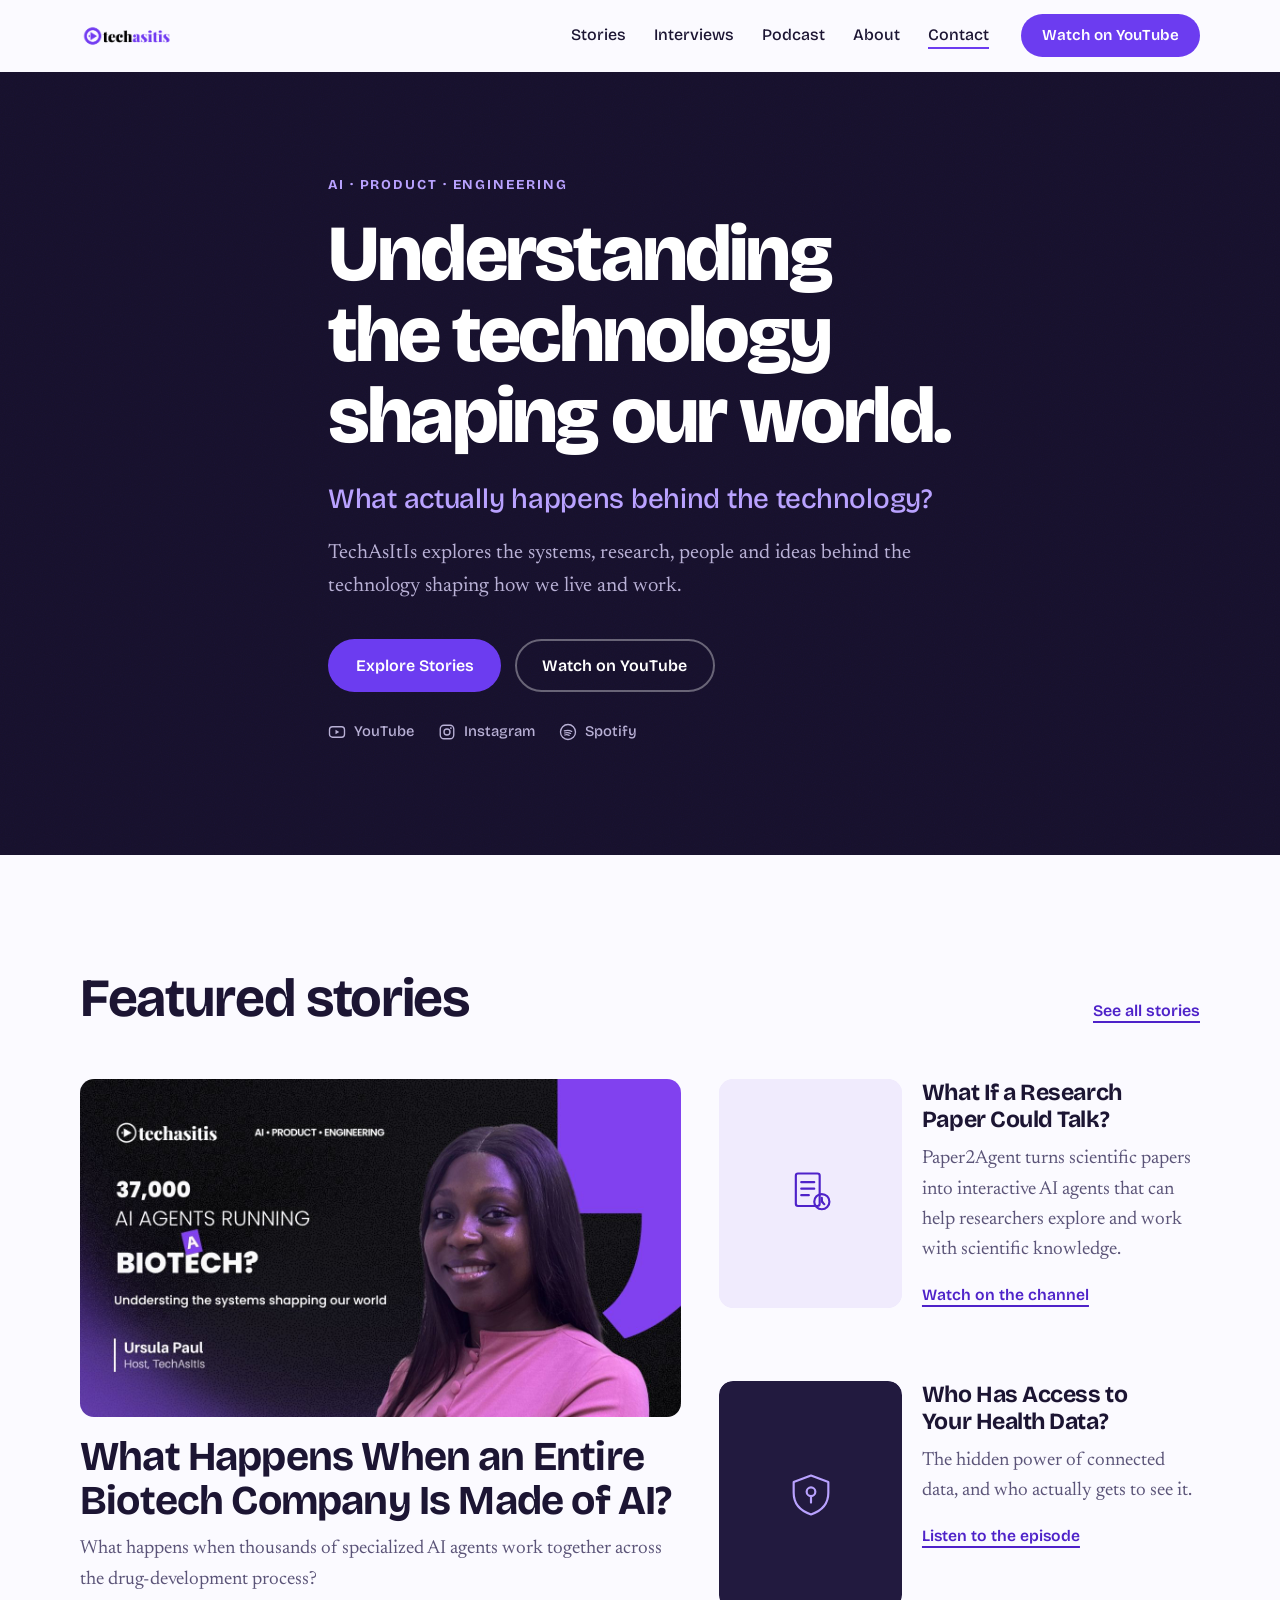
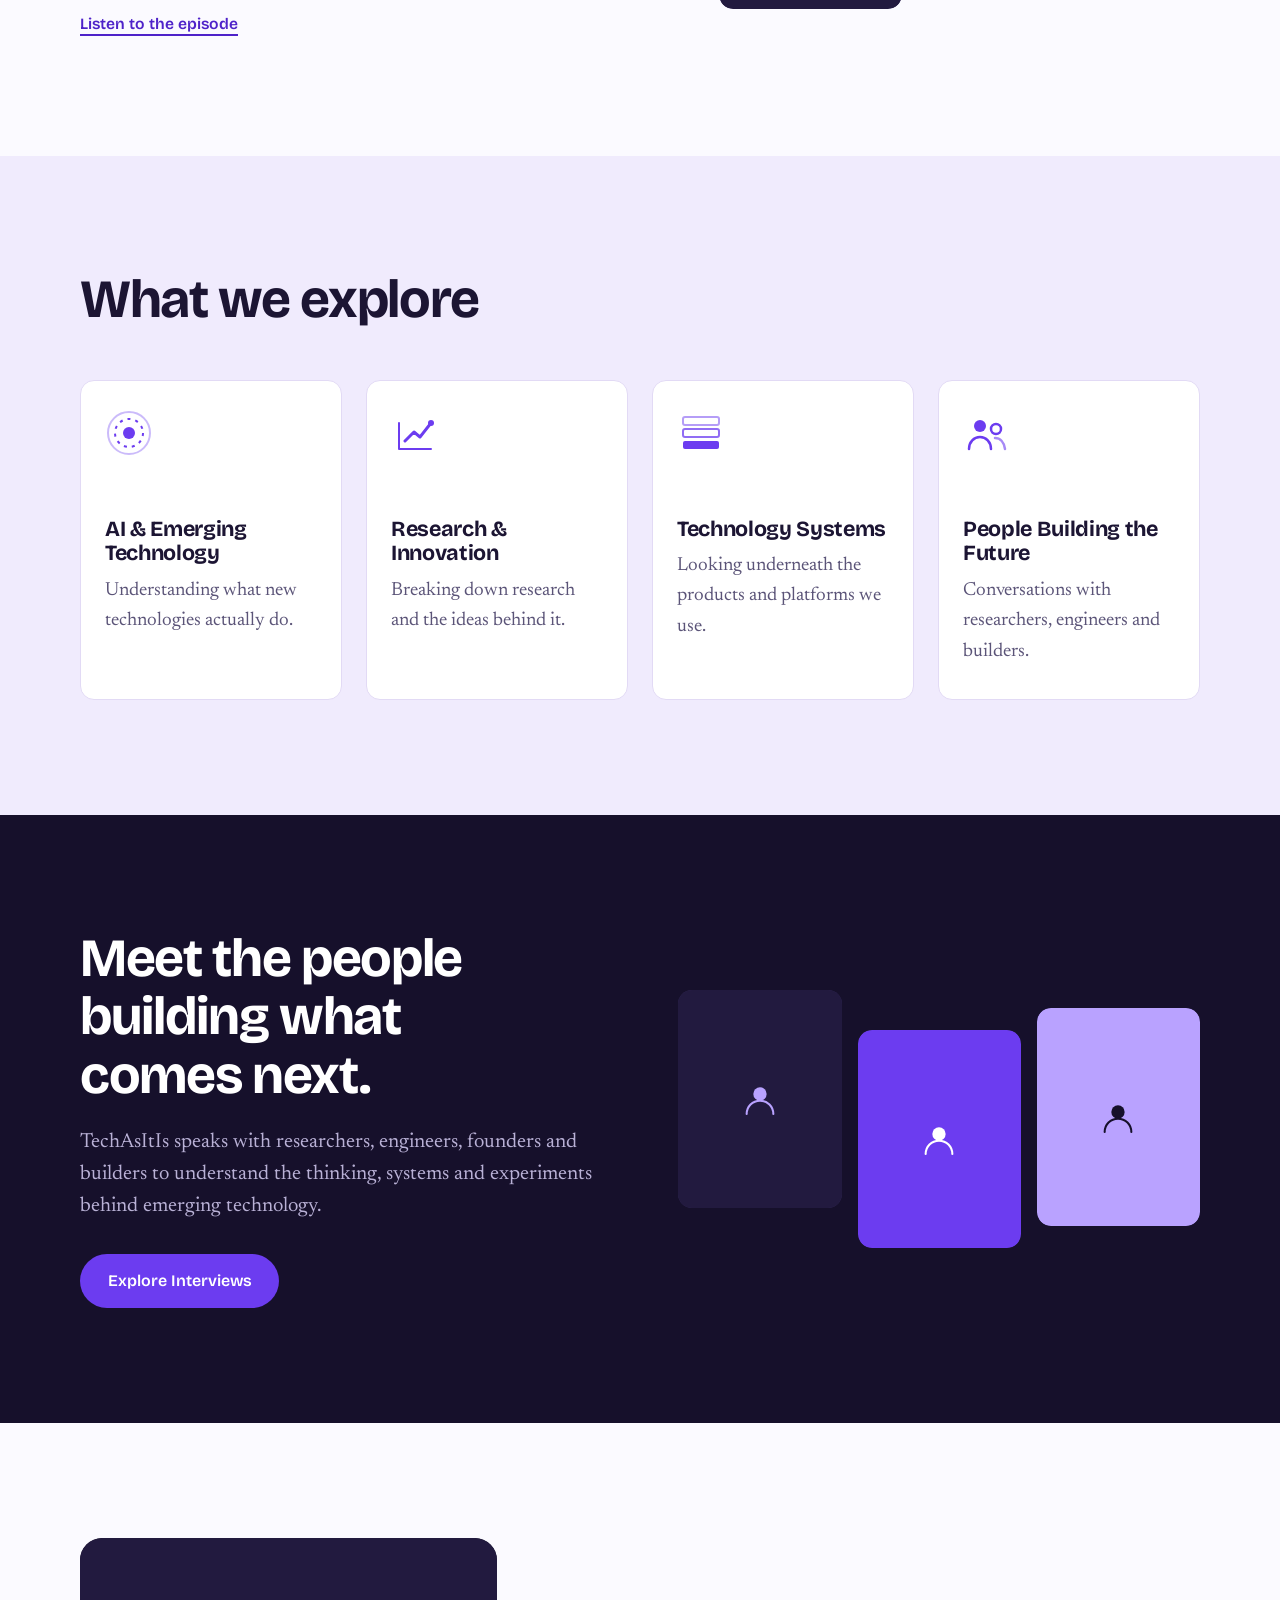
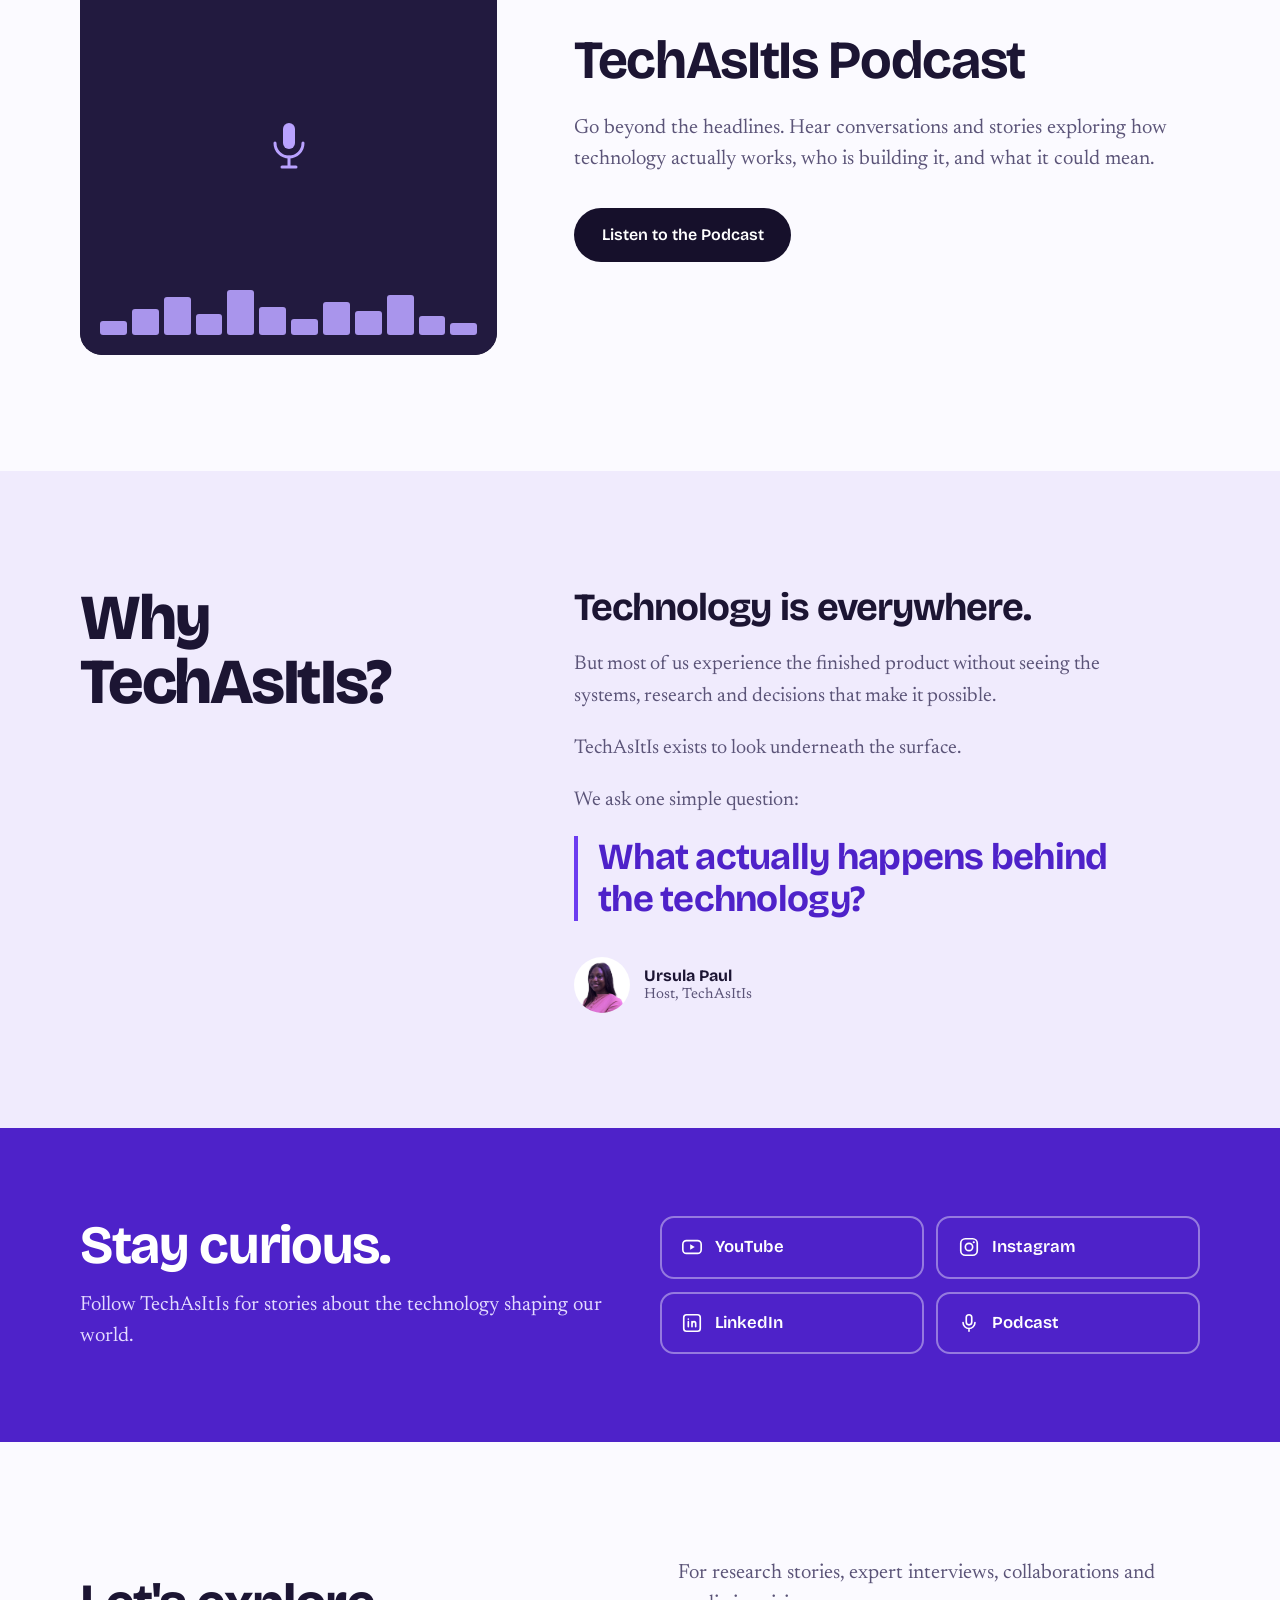
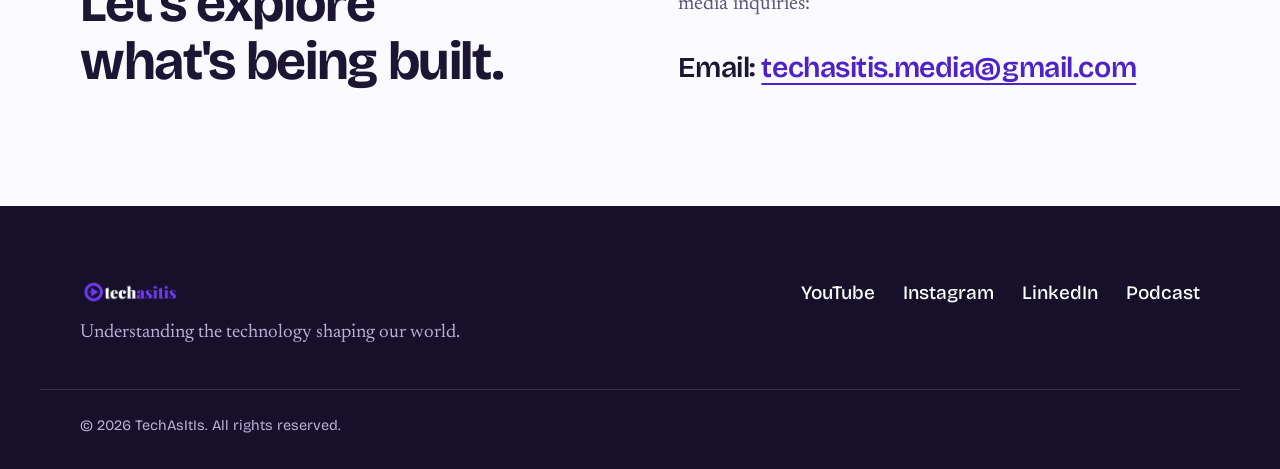
<file: index.html>
<!DOCTYPE html>
<html lang="en">
<head>
  <meta charset="utf-8">
  <meta name="viewport" content="width=device-width, initial-scale=1">
  <title>TechAsItIs | Understanding the technology shaping our world</title>
  <meta name="description" content="TechAsItIs explores the systems, research, people and ideas behind the technology shaping how we live and work.">
  <meta name="theme-color" content="#16102B">

  <!-- Open Graph (replace the image URL with your own share image) -->
  <meta property="og:title" content="TechAsItIs">
  <meta property="og:description" content="Understanding the technology shaping our world.">
  <meta property="og:type" content="website">
  <!-- Add an og:image tag here once you have real share artwork, e.g.:
  <meta property="og:image" content="https://YOUR-USERNAME.github.io/YOUR-REPO/images/share-card.jpg"> -->

  <link rel="icon" type="image/png" href="images/favicon.png">

  <link rel="preconnect" href="https://fonts.googleapis.com">
  <link rel="preconnect" href="https://fonts.gstatic.com" crossorigin>
  <link href="https://fonts.googleapis.com/css2?family=Bricolage+Grotesque:opsz,wght@12..96,500..800&family=Newsreader:ital,opsz,wght@0,6..72,400..600;1,6..72,400..500&display=swap" rel="stylesheet">

  <link rel="stylesheet" href="styles.css">
</head>
<body>
  <a class="skip-link" href="#main">Skip to content</a>

  <!-- ============ NAVIGATION ============ -->
  <header class="site-header" id="top">
    <div class="container header-inner">
      <a class="logo" href="#top" aria-label="TechAsItIs, home">
        <img class="logo__img" src="images/logo-black.png" alt="TechAsItIs" width="220" height="61">
      </a>

      <button class="nav-toggle" type="button" aria-expanded="false" aria-controls="site-nav">
        <span class="nav-toggle__label">Menu</span>
        <span class="nav-toggle__bars" aria-hidden="true"><span></span><span></span></span>
      </button>

      <nav class="site-nav" id="site-nav" aria-label="Main">
        <ul class="site-nav__list">
          <li><a href="#stories">Stories</a></li>
          <li><a href="#interviews">Interviews</a></li>
          <li><a href="#podcast">Podcast</a></li>
          <li><a href="#about">About</a></li>
          <li><a href="#contact">Contact</a></li>
        </ul>
        <!-- Replace with your channel URL -->
        <a class="btn btn--primary btn--small" href="https://www.youtube.com/@thetechasitis" target="_blank" rel="noopener">Watch on YouTube</a>
      </nav>
    </div>
  </header>

  <main id="main">

    <!-- ============ HERO ============ -->
    <section class="hero" aria-labelledby="hero-title">
      <div class="container hero__inner">
        <div class="hero__copy">
          <p class="hero__kicker">AI &middot; Product &middot; Engineering</p>
          <h1 id="hero-title" class="hero__title">Understanding the technology shaping our world.</h1>
          <p class="hero__question">What actually happens behind the technology?</p>
          <p class="hero__lead">TechAsItIs explores the systems, research, people and ideas behind the technology shaping how we live and work.</p>
          <div class="btn-row">
            <a class="btn btn--primary" href="#stories">Explore Stories</a>
            <a class="btn btn--ghost-light" href="https://www.youtube.com/@thetechasitis" target="_blank" rel="noopener">Watch on YouTube</a>
          </div>

          <ul class="hero__social" aria-label="Follow TechAsItIs">
            <li>
              <a href="https://www.youtube.com/@thetechasitis" target="_blank" rel="noopener">
                <svg viewBox="0 0 24 24" width="18" height="18" aria-hidden="true" focusable="false"><rect x="2" y="5" width="20" height="14" rx="4" fill="none" stroke="currentColor" stroke-width="1.8"/><path d="M10 9l5 3-5 3z" fill="currentColor"/></svg>
                YouTube
              </a>
            </li>
            <li>
              <a href="https://www.instagram.com/thetechasitis" target="_blank" rel="noopener">
                <svg viewBox="0 0 24 24" width="18" height="18" aria-hidden="true" focusable="false"><rect x="3" y="3" width="18" height="18" rx="5" fill="none" stroke="currentColor" stroke-width="1.8"/><circle cx="12" cy="12" r="4" fill="none" stroke="currentColor" stroke-width="1.8"/><circle cx="17.2" cy="6.8" r="1.2" fill="currentColor"/></svg>
                Instagram
              </a>
            </li>
            <li>
              <a href="https://open.spotify.com/show/1HHHBi0xOHFOLzsYruoPx0" target="_blank" rel="noopener">
                <svg viewBox="0 0 24 24" width="18" height="18" aria-hidden="true" focusable="false"><circle cx="12" cy="12" r="10" fill="none" stroke="currentColor" stroke-width="1.8"/><path d="M7 10.5c3.5-1 8-.5 10 .7M7.3 13.3c2.8-.8 6.3-.4 8.2.7M7.6 16c2-.6 4.6-.3 6 .5" fill="none" stroke="currentColor" stroke-width="1.6" stroke-linecap="round"/></svg>
                Spotify
              </a>
            </li>
          </ul>
        </div>
      </div>
    </section>

    <!-- ============ FEATURED STORIES ============ -->
    <section class="section section--paper" id="stories" aria-labelledby="stories-title">
      <div class="container">
        <div class="section-head">
          <h2 id="stories-title" class="section-title">Featured stories</h2>
          <a class="text-link" href="#stories">See all stories</a>
        </div>

        <div class="stories">
          <article class="story story--lead">
            <a class="story__link" href="https://open.spotify.com/episode/1frzhXZA0WZVtes5hPSaEx" target="_blank" rel="noopener">
              <div class="story__media">
                <img src="images/story-biotech-1.jpg" alt="TechAsItIs episode cover: 37,000 AI agents running a biotech, with host Ursula Paul" width="1200" height="720" loading="lazy">
              </div>
              <div class="story__body">
                <h3 class="story__title">What Happens When an Entire Biotech Company Is Made of AI?</h3>
                <p class="story__desc">What happens when thousands of specialized AI agents work together across the drug-development process?</p>
                <span class="story__cta">Listen to the episode</span>
              </div>
            </a>
          </article>

          <!-- No dedicated video/episode yet for Paper2Agent — links to the channel for now. Replace href and image once ready. -->
          <article class="story">
            <a class="story__link" href="https://www.youtube.com/@thetechasitis" target="_blank" rel="noopener">
              <div class="story__media">
                <div class="media-fallback media-fallback--tint" style="aspect-ratio:4/5" role="img" aria-label="Cover artwork for the Paper2Agent story, coming soon">
                  <svg viewBox="0 0 48 48" width="52" height="52" aria-hidden="true" focusable="false">
                    <rect x="10" y="6" width="22" height="30" rx="2" fill="none" stroke="currentColor" stroke-width="2"/>
                    <path d="M15 14h12M15 20h12M15 26h7" stroke="currentColor" stroke-width="2" stroke-linecap="round"/>
                    <circle cx="34" cy="32" r="7" fill="none" stroke="currentColor" stroke-width="2"/>
                    <path d="M34 28.5v3.5l2.3 2.3" stroke="currentColor" stroke-width="2" stroke-linecap="round" stroke-linejoin="round"/>
                  </svg>
                </div>
              </div>
              <div class="story__body">
                <h3 class="story__title">What If a Research Paper Could Talk?</h3>
                <p class="story__desc">Paper2Agent turns scientific papers into interactive AI agents that can help researchers explore and work with scientific knowledge.</p>
                <span class="story__cta">Watch on the channel</span>
              </div>
            </a>
          </article>

          <!-- Points to the Spotify creator dashboard link you sent — this may require you to be logged in to Spotify for Creators. Swap in the public open.spotify.com episode link once the episode is live, and its cover image. -->
          <article class="story">
            <a class="story__link" href="https://creators.spotify.com/pod/show/1HHHBi0xOHFOLzsYruoPx0/episode/05gxRWZlQo8xe2WylwtBb7/details" target="_blank" rel="noopener">
              <div class="story__media">
                <div class="media-fallback media-fallback--dark" style="aspect-ratio:4/5" role="img" aria-label="Cover artwork for the health data story, coming soon">
                  <svg viewBox="0 0 48 48" width="52" height="52" aria-hidden="true" focusable="false">
                    <path d="M24 6l16 6v10c0 11-7 17-16 20C15 39 8 33 8 22V12z" fill="none" stroke="currentColor" stroke-width="2" stroke-linejoin="round"/>
                    <circle cx="24" cy="21" r="4" fill="none" stroke="currentColor" stroke-width="2"/>
                    <path d="M24 25v6" stroke="currentColor" stroke-width="2" stroke-linecap="round"/>
                  </svg>
                </div>
              </div>
              <div class="story__body">
                <h3 class="story__title">Who Has Access to Your Health Data?</h3>
                <p class="story__desc">The hidden power of connected data, and who actually gets to see it.</p>
                <span class="story__cta">Listen to the episode</span>
              </div>
            </a>
          </article>
        </div>
      </div>
    </section>

    <!-- ============ WHAT WE EXPLORE ============ -->
    <section class="section section--tint" id="explore" aria-labelledby="explore-title">
      <div class="container">
        <div class="section-head section-head--stack">
          <h2 id="explore-title" class="section-title">What we explore</h2>
        </div>

        <div class="topics">
          <article class="topic">
            <svg class="topic__icon" viewBox="0 0 48 48" width="48" height="48" aria-hidden="true" focusable="false">
              <circle cx="24" cy="24" r="6" fill="currentColor"/>
              <circle cx="24" cy="24" r="14" fill="none" stroke="currentColor" stroke-width="2" stroke-dasharray="3 5"/>
              <circle cx="24" cy="24" r="21" fill="none" stroke="currentColor" stroke-width="2" opacity=".35"/>
            </svg>
            <h3 class="topic__title">AI &amp; Emerging Technology</h3>
            <p class="topic__desc">Understanding what new technologies actually do.</p>
          </article>

          <article class="topic">
            <svg class="topic__icon" viewBox="0 0 48 48" width="48" height="48" aria-hidden="true" focusable="false">
              <path d="M8 40V14m0 26h32" fill="none" stroke="currentColor" stroke-width="2" stroke-linecap="round"/>
              <path d="M14 32l9-9 6 5 11-14" fill="none" stroke="currentColor" stroke-width="3" stroke-linecap="round" stroke-linejoin="round"/>
              <circle cx="40" cy="14" r="3" fill="currentColor"/>
            </svg>
            <h3 class="topic__title">Research &amp; Innovation</h3>
            <p class="topic__desc">Breaking down research and the ideas behind it.</p>
          </article>

          <article class="topic">
            <svg class="topic__icon" viewBox="0 0 48 48" width="48" height="48" aria-hidden="true" focusable="false">
              <rect x="6" y="8" width="36" height="8" rx="2" fill="none" stroke="currentColor" stroke-width="2" opacity=".5"/>
              <rect x="6" y="20" width="36" height="8" rx="2" fill="none" stroke="currentColor" stroke-width="2" opacity=".75"/>
              <rect x="6" y="32" width="36" height="8" rx="2" fill="currentColor"/>
            </svg>
            <h3 class="topic__title">Technology Systems</h3>
            <p class="topic__desc">Looking underneath the products and platforms we use.</p>
          </article>

          <article class="topic">
            <svg class="topic__icon" viewBox="0 0 48 48" width="48" height="48" aria-hidden="true" focusable="false">
              <circle cx="17" cy="17" r="6" fill="currentColor"/>
              <circle cx="33" cy="20" r="5" fill="none" stroke="currentColor" stroke-width="2.5"/>
              <path d="M6 40c0-7 5-12 11-12s11 5 11 12" fill="none" stroke="currentColor" stroke-width="2.5" stroke-linecap="round"/>
              <path d="M32 29c5 0 9 4 10 11" fill="none" stroke="currentColor" stroke-width="2.5" stroke-linecap="round" opacity=".6"/>
            </svg>
            <h3 class="topic__title">People Building the Future</h3>
            <p class="topic__desc">Conversations with researchers, engineers and builders.</p>
          </article>
        </div>
      </div>
    </section>

    <!-- ============ INTERVIEWS ============ -->
    <section class="section section--dark" id="interviews" aria-labelledby="interviews-title">
      <div class="container interviews">
        <div class="interviews__copy">
          <h2 id="interviews-title" class="section-title section-title--light">Meet the people building what comes next.</h2>
          <p class="lead lead--light">TechAsItIs speaks with researchers, engineers, founders and builders to understand the thinking, systems and experiments behind emerging technology.</p>
          <a class="btn btn--primary" href="#interviews">Explore Interviews</a>
        </div>

        <div class="portraits" aria-label="Interview guest portraits, coming soon">
          <figure class="portrait">
            <div class="media-fallback media-fallback--dark" style="aspect-ratio:3/4" role="img" aria-label="Guest portrait coming soon">
              <svg viewBox="0 0 48 48" width="40" height="40" aria-hidden="true" focusable="false">
                <circle cx="24" cy="18" r="8" fill="currentColor"/>
                <path d="M8 42c0-9 7-16 16-16s16 7 16 16" fill="none" stroke="currentColor" stroke-width="2.5" stroke-linecap="round"/>
              </svg>
            </div>
          </figure>
          <figure class="portrait">
            <div class="media-fallback media-fallback--brand" style="aspect-ratio:3/4" role="img" aria-label="Guest portrait coming soon">
              <svg viewBox="0 0 48 48" width="40" height="40" aria-hidden="true" focusable="false">
                <circle cx="24" cy="18" r="8" fill="currentColor"/>
                <path d="M8 42c0-9 7-16 16-16s16 7 16 16" fill="none" stroke="currentColor" stroke-width="2.5" stroke-linecap="round"/>
              </svg>
            </div>
          </figure>
          <figure class="portrait">
            <div class="media-fallback media-fallback--soft" style="aspect-ratio:3/4" role="img" aria-label="Guest portrait coming soon">
              <svg viewBox="0 0 48 48" width="40" height="40" aria-hidden="true" focusable="false">
                <circle cx="24" cy="18" r="8" fill="currentColor"/>
                <path d="M8 42c0-9 7-16 16-16s16 7 16 16" fill="none" stroke="currentColor" stroke-width="2.5" stroke-linecap="round"/>
              </svg>
            </div>
          </figure>
        </div>
      </div>
    </section>

    <!-- ============ PODCAST ============ -->
    <section class="section section--paper" id="podcast" aria-labelledby="podcast-title">
      <div class="container podcast">
        <div class="podcast__cover">
          <div class="media-fallback media-fallback--dark" style="aspect-ratio:1/1" role="img" aria-label="Cover art for the TechAsItIs Podcast, coming soon">
            <svg viewBox="0 0 64 64" width="64" height="64" aria-hidden="true" focusable="false">
              <rect x="26" y="8" width="12" height="26" rx="6" fill="currentColor"/>
              <path d="M18 28c0 8 6.3 14 14 14s14-6 14-14" fill="none" stroke="currentColor" stroke-width="3" stroke-linecap="round"/>
              <path d="M32 42v10M25 52h14" stroke="currentColor" stroke-width="3" stroke-linecap="round"/>
            </svg>
          </div>
          <div class="wave" aria-hidden="true">
            <span style="--h:30%"></span><span style="--h:55%"></span><span style="--h:80%"></span><span style="--h:45%"></span>
            <span style="--h:95%"></span><span style="--h:60%"></span><span style="--h:35%"></span><span style="--h:70%"></span>
            <span style="--h:50%"></span><span style="--h:85%"></span><span style="--h:40%"></span><span style="--h:25%"></span>
          </div>
        </div>

        <div class="podcast__copy">
          <h2 id="podcast-title" class="section-title">TechAsItIs Podcast</h2>
          <p class="lead">Go beyond the headlines. Hear conversations and stories exploring how technology actually works, who is building it, and what it could mean.</p>
          <a class="btn btn--dark" href="https://open.spotify.com/show/1HHHBi0xOHFOLzsYruoPx0" target="_blank" rel="noopener">Listen to the Podcast</a>
        </div>
      </div>
    </section>

    <!-- ============ ABOUT ============ -->
    <section class="section section--tint about" id="about" aria-labelledby="about-title">
      <div class="container about__inner">
        <h2 id="about-title" class="about__title">Why TechAsItIs?</h2>
        <div class="about__text">
          <p class="about__big">Technology is everywhere.</p>
          <p>But most of us experience the finished product without seeing the systems, research and decisions that make it possible.</p>
          <p>TechAsItIs exists to look underneath the surface.</p>
          <p>We ask one simple question:</p>
          <p class="about__question">What actually happens behind the technology?</p>

          <div class="about__byline">
            <img src="images/ursula-paul.jpg" alt="Ursula Paul" width="56" height="56" loading="lazy">
            <p><strong>Ursula Paul</strong><span>Host, TechAsItIs</span></p>
          </div>
        </div>
      </div>
    </section>

    <!-- ============ FOLLOW ============ -->
    <section class="follow" id="follow" aria-labelledby="follow-title">
      <div class="container follow__inner">
        <div>
          <h2 id="follow-title" class="section-title section-title--light">Stay curious.</h2>
          <p class="lead lead--light">Follow TechAsItIs for stories about the technology shaping our world.</p>
        </div>

                <ul class="social">
          <li>
            <a class="social__link" href="https://www.youtube.com/@thetechasitis" target="_blank" rel="noopener">
              <svg viewBox="0 0 24 24" width="22" height="22" aria-hidden="true" focusable="false"><rect x="2" y="5" width="20" height="14" rx="4" fill="none" stroke="currentColor" stroke-width="1.8"/><path d="M10 9l5 3-5 3z" fill="currentColor"/></svg>
              YouTube
            </a>
          </li>
          <li>
            <a class="social__link" href="https://www.instagram.com/thetechasitis" target="_blank" rel="noopener">
              <svg viewBox="0 0 24 24" width="22" height="22" aria-hidden="true" focusable="false"><rect x="3" y="3" width="18" height="18" rx="5" fill="none" stroke="currentColor" stroke-width="1.8"/><circle cx="12" cy="12" r="4" fill="none" stroke="currentColor" stroke-width="1.8"/><circle cx="17.2" cy="6.8" r="1.2" fill="currentColor"/></svg>
              Instagram
            </a>
          </li>
          <li>
            <a class="social__link" href="https://www.linkedin.com/company/thetechasitis/" target="_blank" rel="noopener">
              <svg viewBox="0 0 24 24" width="22" height="22" aria-hidden="true" focusable="false"><rect x="3" y="3" width="18" height="18" rx="3" fill="none" stroke="currentColor" stroke-width="1.8"/><path d="M8 10.5V16M8 7.8v.1M12 16v-5.5m0 2.2c0-1.4 1-2.2 2.2-2.2s1.8.9 1.8 2.2V16" fill="none" stroke="currentColor" stroke-width="1.8" stroke-linecap="round"/></svg>
              LinkedIn
            </a>
          </li>
          <li>
            <a class="social__link" href="https://open.spotify.com/show/1HHHBi0xOHFOLzsYruoPx0" target="_blank" rel="noopener">
              <svg viewBox="0 0 24 24" width="22" height="22" aria-hidden="true" focusable="false"><rect x="9" y="3" width="6" height="11" rx="3" fill="none" stroke="currentColor" stroke-width="1.8"/><path d="M5.5 11.5a6.5 6.5 0 0013 0M12 18v3" fill="none" stroke="currentColor" stroke-width="1.8" stroke-linecap="round"/></svg>
              Podcast
            </a>
          </li>
        </ul>
      </div>
    </section>

    <!-- ============ CONTACT ============ -->
    <section class="section section--paper" id="contact" aria-labelledby="contact-title">
      <div class="container contact">
        <h2 id="contact-title" class="section-title">Let's explore what's being built.</h2>
        <div class="contact__copy">
          <p class="lead">For research stories, expert interviews, collaborations and media inquiries:</p>
          <p class="contact__email">Email: <a href="mailto:techasitis.media@gmail.com">techasitis.media@gmail.com</a></p>
        </div>
      </div>
    </section>
  </main>

  <!-- ============ FOOTER ============ -->
  <footer class="site-footer">
    <div class="container footer__inner">
      <div class="footer__brand">
        <img class="footer__logo" src="images/logo-white.png" alt="TechAsItIs" width="200" height="55">
        <p class="footer__tag">Understanding the technology shaping our world.</p>
      </div>
      <nav aria-label="Footer">
        <ul class="footer__links">
          <li><a href="https://www.youtube.com/@thetechasitis" target="_blank" rel="noopener">YouTube</a></li>
          <li><a href="https://www.instagram.com/thetechasitis" target="_blank" rel="noopener">Instagram</a></li>
          <li><a href="https://www.linkedin.com/company/thetechasitis/" target="_blank" rel="noopener">LinkedIn</a></li>
          <li><a href="https://open.spotify.com/show/1HHHBi0xOHFOLzsYruoPx0" target="_blank" rel="noopener">Podcast</a></li>
        </ul>
      </nav>
    </div>
    <div class="container footer__legal">
      <p>&copy; <span id="year">2026</span> TechAsItIs. All rights reserved.</p>
    </div>
  </footer>

  <script src="script.js"></script>
</body>
</html>
</file>
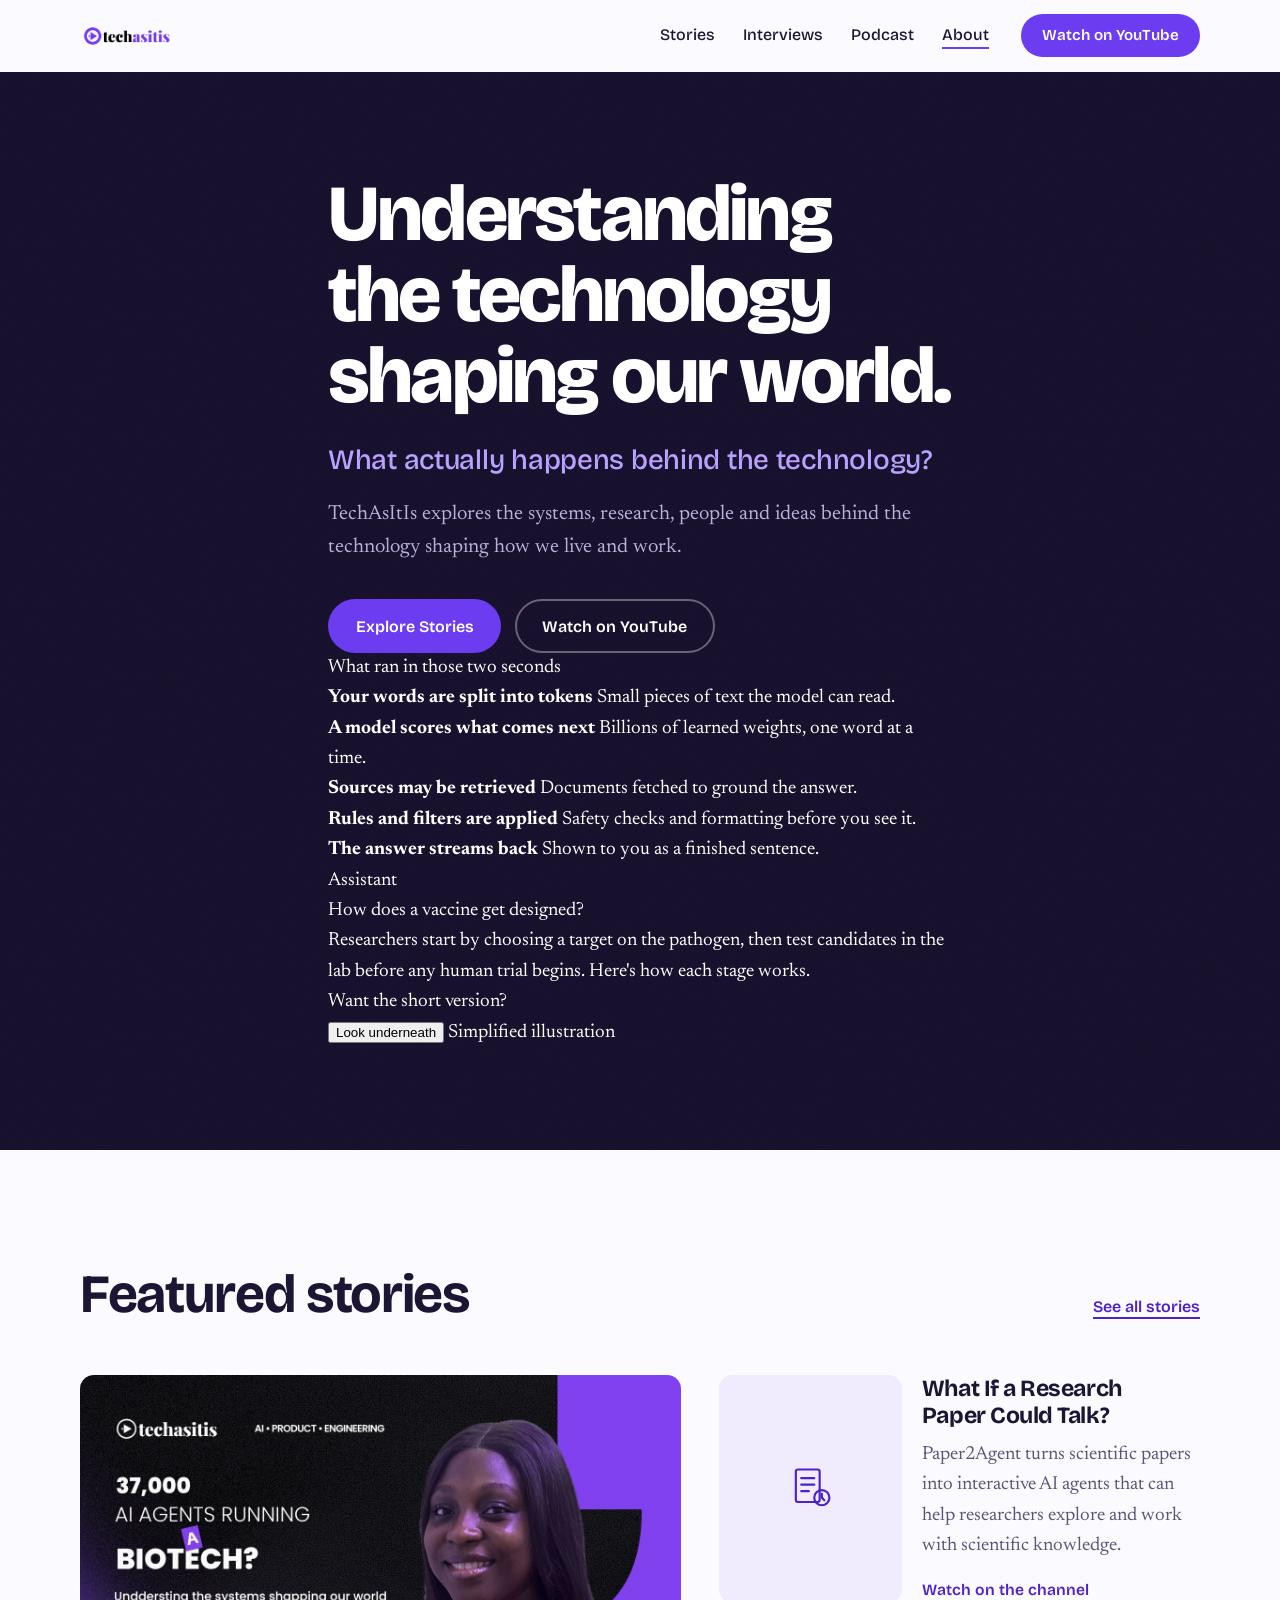
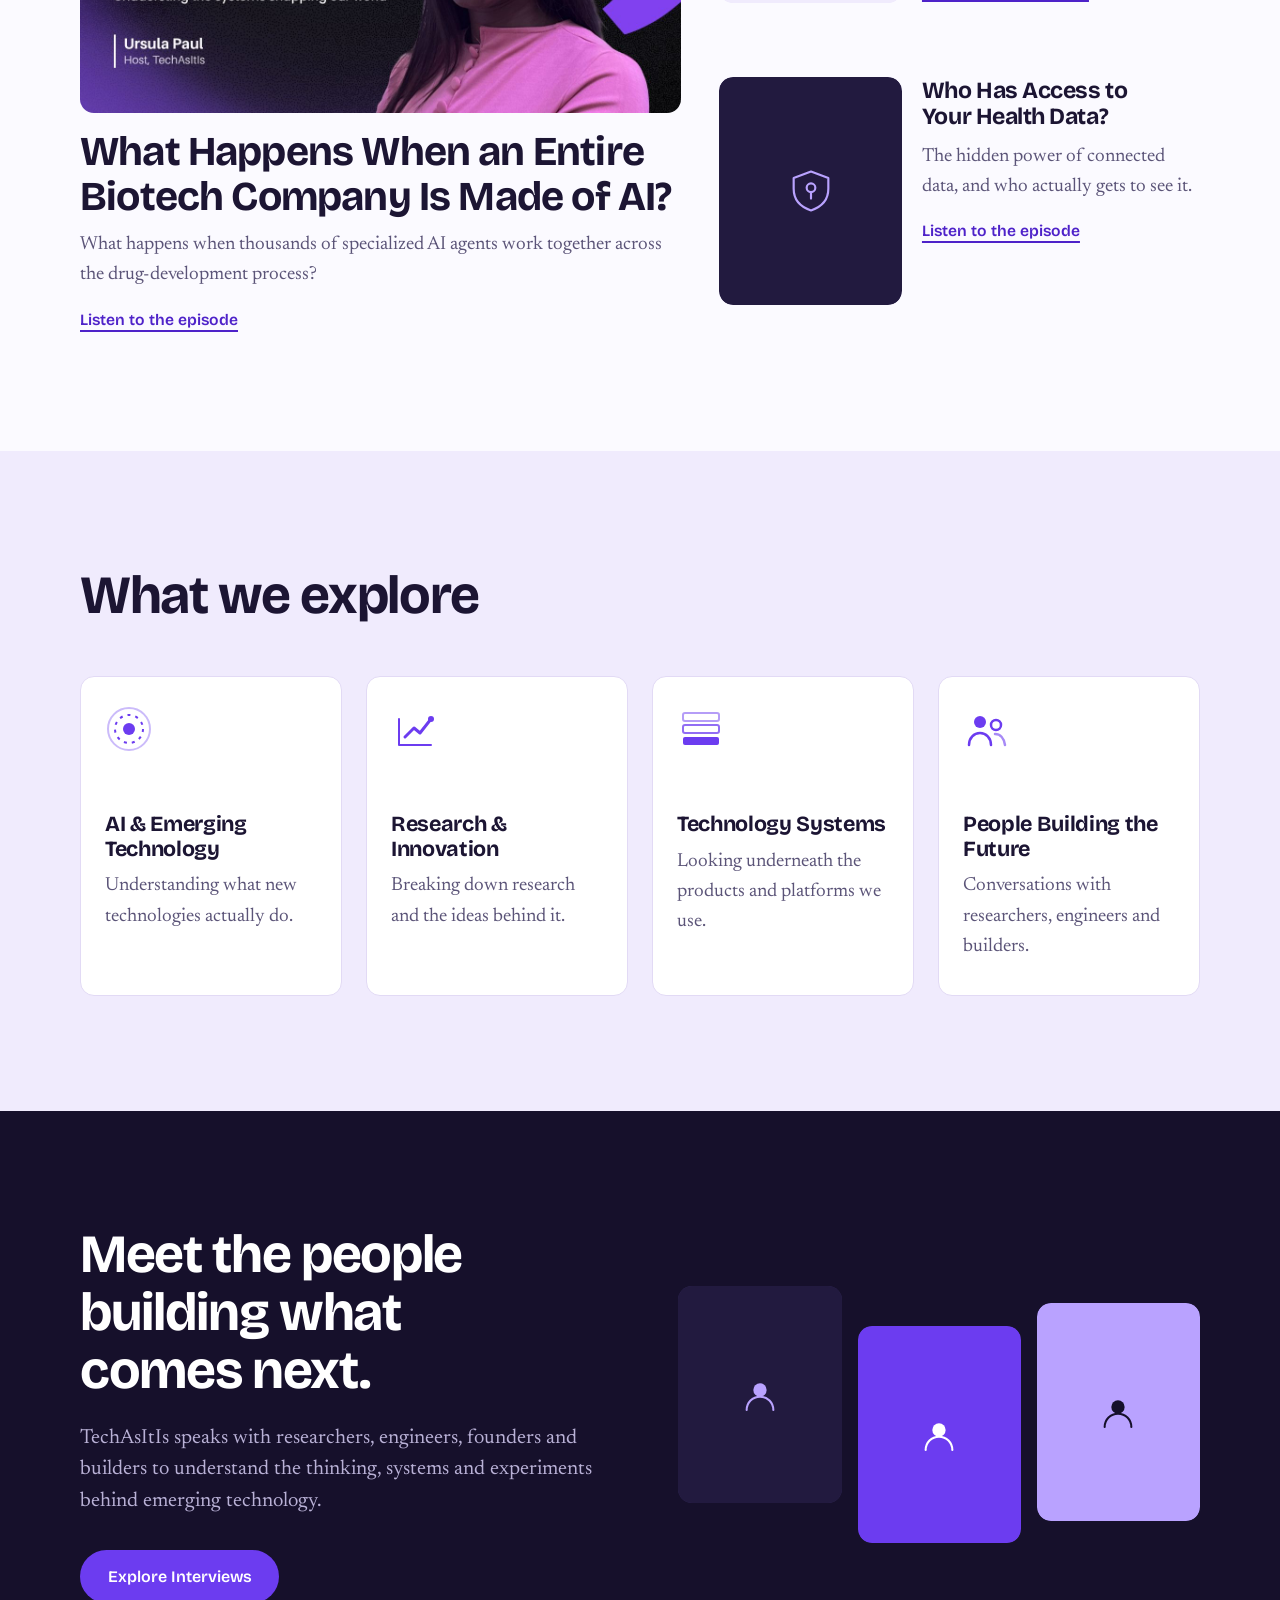
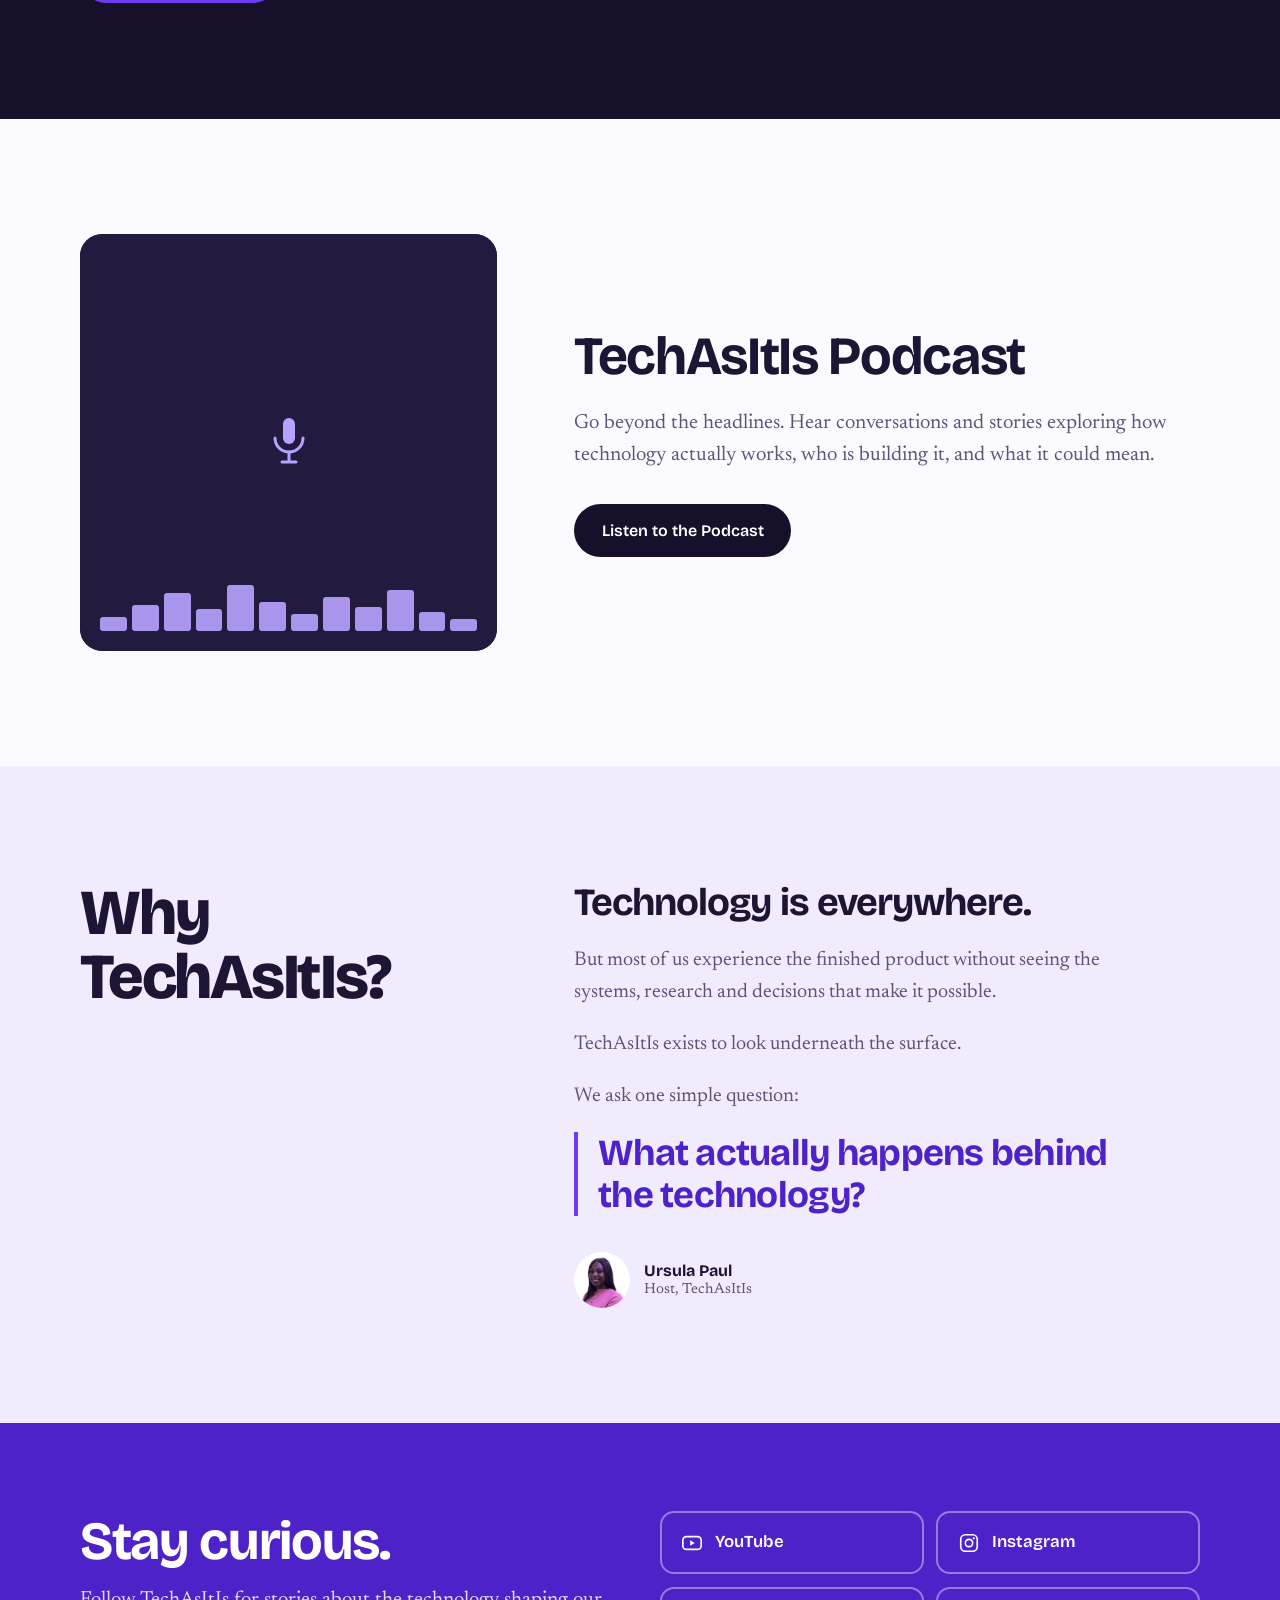
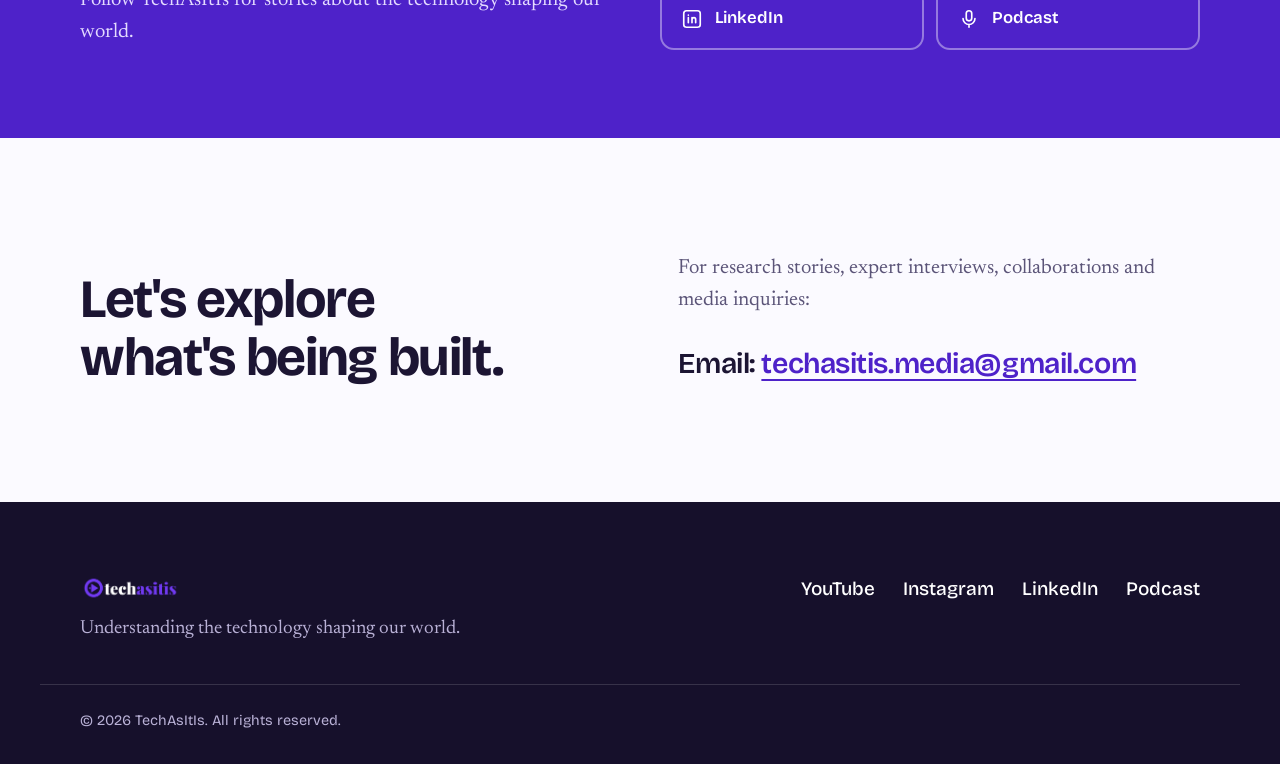
<file: index (1).html>
<!DOCTYPE html>
<html lang="en">
<head>
  <meta charset="utf-8">
  <meta name="viewport" content="width=device-width, initial-scale=1">
  <title>TechAsItIs | Understanding the technology shaping our world</title>
  <meta name="description" content="TechAsItIs explores the systems, research, people and ideas behind the technology shaping how we live and work.">
  <meta name="theme-color" content="#16102B">

  <!-- Open Graph (replace the image URL with your own share image) -->
  <meta property="og:title" content="TechAsItIs">
  <meta property="og:description" content="Understanding the technology shaping our world.">
  <meta property="og:type" content="website">
  <!-- Add an og:image tag here once you have real share artwork, e.g.:
  <meta property="og:image" content="https://YOUR-USERNAME.github.io/YOUR-REPO/images/share-card.jpg"> -->

  <link rel="icon" type="image/png" href="images/favicon.png">

  <link rel="preconnect" href="https://fonts.googleapis.com">
  <link rel="preconnect" href="https://fonts.gstatic.com" crossorigin>
  <link href="https://fonts.googleapis.com/css2?family=Bricolage+Grotesque:opsz,wght@12..96,500..800&family=Newsreader:ital,opsz,wght@0,6..72,400..600;1,6..72,400..500&display=swap" rel="stylesheet">

  <link rel="stylesheet" href="styles.css">
</head>
<body>
  <a class="skip-link" href="#main">Skip to content</a>

  <!-- ============ NAVIGATION ============ -->
  <header class="site-header" id="top">
    <div class="container header-inner">
      <a class="logo" href="#top" aria-label="TechAsItIs, home">
        <img class="logo__img" src="images/logo-black.png" alt="TechAsItIs" width="220" height="61">
      </a>

      <button class="nav-toggle" type="button" aria-expanded="false" aria-controls="site-nav">
        <span class="nav-toggle__label">Menu</span>
        <span class="nav-toggle__bars" aria-hidden="true"><span></span><span></span></span>
      </button>

      <nav class="site-nav" id="site-nav" aria-label="Main">
        <ul class="site-nav__list">
          <li><a href="#stories">Stories</a></li>
          <li><a href="#interviews">Interviews</a></li>
          <li><a href="#podcast">Podcast</a></li>
          <li><a href="#about">About</a></li>
        </ul>
        <!-- Replace with your channel URL -->
        <a class="btn btn--primary btn--small" href="https://www.youtube.com/@thetechasitis" target="_blank" rel="noopener">Watch on YouTube</a>
      </nav>
    </div>
  </header>

  <main id="main">

    <!-- ============ HERO ============ -->
    <section class="hero" aria-labelledby="hero-title">
      <div class="container hero__inner">
        <div class="hero__copy">
          <h1 id="hero-title" class="hero__title">Understanding the technology shaping our world.</h1>
          <p class="hero__question">What actually happens behind the technology?</p>
          <p class="hero__lead">TechAsItIs explores the systems, research, people and ideas behind the technology shaping how we live and work.</p>
          <div class="btn-row">
            <a class="btn btn--primary" href="#stories">Explore Stories</a>
            <a class="btn btn--ghost-light" href="https://www.youtube.com/@thetechasitis" target="_blank" rel="noopener">Watch on YouTube</a>
          </div>
        </div>

        <!-- The one memorable moment: a finished product, and what runs underneath it -->
        <figure class="peel" id="peel">
          <div class="peel__stage">
            <div class="peel__layer peel__layer--under" id="peel-under" aria-hidden="true">
              <p class="peel__under-title">What ran in those two seconds</p>
              <ol class="peel__steps">
                <li>
                  <strong>Your words are split into tokens</strong>
                  <span>Small pieces of text the model can read.</span>
                </li>
                <li>
                  <strong>A model scores what comes next</strong>
                  <span>Billions of learned weights, one word at a time.</span>
                </li>
                <li>
                  <strong>Sources may be retrieved</strong>
                  <span>Documents fetched to ground the answer.</span>
                </li>
                <li>
                  <strong>Rules and filters are applied</strong>
                  <span>Safety checks and formatting before you see it.</span>
                </li>
                <li>
                  <strong>The answer streams back</strong>
                  <span>Shown to you as a finished sentence.</span>
                </li>
              </ol>
            </div>

            <div class="peel__layer peel__layer--surface" id="peel-surface">
              <div class="chat" role="img" aria-label="A simplified chat window. A person asks how a vaccine is designed, and an assistant replies with a short summary.">
                <div class="chat__bar" aria-hidden="true"><i></i><i></i><i></i><span>Assistant</span></div>
                <div class="chat__body" aria-hidden="true">
                  <p class="chat__msg chat__msg--user">How does a vaccine get designed?</p>
                  <p class="chat__msg chat__msg--bot">Researchers start by choosing a target on the pathogen, then test candidates in the lab before any human trial begins. Here's how each stage works.</p>
                  <p class="chat__msg chat__msg--bot chat__msg--short">Want the short version?</p>
                </div>
              </div>
            </div>
          </div>

          <figcaption class="peel__caption">
            <button class="peel__toggle" type="button" aria-controls="peel-under" aria-expanded="false">
              <span class="peel__toggle-text">Look underneath</span>
            </button>
            <span class="peel__note">Simplified illustration</span>
          </figcaption>
        </figure>
      </div>
    </section>

    <!-- ============ FEATURED STORIES ============ -->
    <section class="section section--paper" id="stories" aria-labelledby="stories-title">
      <div class="container">
        <div class="section-head">
          <h2 id="stories-title" class="section-title">Featured stories</h2>
          <a class="text-link" href="#stories">See all stories</a>
        </div>

        <div class="stories">
          <article class="story story--lead">
            <a class="story__link" href="https://open.spotify.com/episode/1frzhXZA0WZVtes5hPSaEx" target="_blank" rel="noopener">
              <div class="story__media">
                <img src="images/story-biotech-1.jpg" alt="TechAsItIs episode cover: 37,000 AI agents running a biotech, with host Ursula Paul" width="1200" height="720" loading="lazy">
              </div>
              <div class="story__body">
                <h3 class="story__title">What Happens When an Entire Biotech Company Is Made of AI?</h3>
                <p class="story__desc">What happens when thousands of specialized AI agents work together across the drug-development process?</p>
                <span class="story__cta">Listen to the episode</span>
              </div>
            </a>
          </article>

          <!-- No dedicated video/episode yet for Paper2Agent — links to the channel for now. Replace href and image once ready. -->
          <article class="story">
            <a class="story__link" href="https://www.youtube.com/@thetechasitis" target="_blank" rel="noopener">
              <div class="story__media">
                <div class="media-fallback media-fallback--tint" style="aspect-ratio:4/5" role="img" aria-label="Cover artwork for the Paper2Agent story, coming soon">
                  <svg viewBox="0 0 48 48" width="52" height="52" aria-hidden="true" focusable="false">
                    <rect x="10" y="6" width="22" height="30" rx="2" fill="none" stroke="currentColor" stroke-width="2"/>
                    <path d="M15 14h12M15 20h12M15 26h7" stroke="currentColor" stroke-width="2" stroke-linecap="round"/>
                    <circle cx="34" cy="32" r="7" fill="none" stroke="currentColor" stroke-width="2"/>
                    <path d="M34 28.5v3.5l2.3 2.3" stroke="currentColor" stroke-width="2" stroke-linecap="round" stroke-linejoin="round"/>
                  </svg>
                </div>
              </div>
              <div class="story__body">
                <h3 class="story__title">What If a Research Paper Could Talk?</h3>
                <p class="story__desc">Paper2Agent turns scientific papers into interactive AI agents that can help researchers explore and work with scientific knowledge.</p>
                <span class="story__cta">Watch on the channel</span>
              </div>
            </a>
          </article>

          <!-- Points to the Spotify creator dashboard link you sent — this may require you to be logged in to Spotify for Creators. Swap in the public open.spotify.com episode link once the episode is live, and its cover image. -->
          <article class="story">
            <a class="story__link" href="https://creators.spotify.com/pod/show/1HHHBi0xOHFOLzsYruoPx0/episode/05gxRWZlQo8xe2WylwtBb7/details" target="_blank" rel="noopener">
              <div class="story__media">
                <div class="media-fallback media-fallback--dark" style="aspect-ratio:4/5" role="img" aria-label="Cover artwork for the health data story, coming soon">
                  <svg viewBox="0 0 48 48" width="52" height="52" aria-hidden="true" focusable="false">
                    <path d="M24 6l16 6v10c0 11-7 17-16 20C15 39 8 33 8 22V12z" fill="none" stroke="currentColor" stroke-width="2" stroke-linejoin="round"/>
                    <circle cx="24" cy="21" r="4" fill="none" stroke="currentColor" stroke-width="2"/>
                    <path d="M24 25v6" stroke="currentColor" stroke-width="2" stroke-linecap="round"/>
                  </svg>
                </div>
              </div>
              <div class="story__body">
                <h3 class="story__title">Who Has Access to Your Health Data?</h3>
                <p class="story__desc">The hidden power of connected data, and who actually gets to see it.</p>
                <span class="story__cta">Listen to the episode</span>
              </div>
            </a>
          </article>
        </div>
      </div>
    </section>

    <!-- ============ WHAT WE EXPLORE ============ -->
    <section class="section section--tint" id="explore" aria-labelledby="explore-title">
      <div class="container">
        <div class="section-head section-head--stack">
          <h2 id="explore-title" class="section-title">What we explore</h2>
        </div>

        <div class="topics">
          <article class="topic">
            <svg class="topic__icon" viewBox="0 0 48 48" width="48" height="48" aria-hidden="true" focusable="false">
              <circle cx="24" cy="24" r="6" fill="currentColor"/>
              <circle cx="24" cy="24" r="14" fill="none" stroke="currentColor" stroke-width="2" stroke-dasharray="3 5"/>
              <circle cx="24" cy="24" r="21" fill="none" stroke="currentColor" stroke-width="2" opacity=".35"/>
            </svg>
            <h3 class="topic__title">AI &amp; Emerging Technology</h3>
            <p class="topic__desc">Understanding what new technologies actually do.</p>
          </article>

          <article class="topic">
            <svg class="topic__icon" viewBox="0 0 48 48" width="48" height="48" aria-hidden="true" focusable="false">
              <path d="M8 40V14m0 26h32" fill="none" stroke="currentColor" stroke-width="2" stroke-linecap="round"/>
              <path d="M14 32l9-9 6 5 11-14" fill="none" stroke="currentColor" stroke-width="3" stroke-linecap="round" stroke-linejoin="round"/>
              <circle cx="40" cy="14" r="3" fill="currentColor"/>
            </svg>
            <h3 class="topic__title">Research &amp; Innovation</h3>
            <p class="topic__desc">Breaking down research and the ideas behind it.</p>
          </article>

          <article class="topic">
            <svg class="topic__icon" viewBox="0 0 48 48" width="48" height="48" aria-hidden="true" focusable="false">
              <rect x="6" y="8" width="36" height="8" rx="2" fill="none" stroke="currentColor" stroke-width="2" opacity=".5"/>
              <rect x="6" y="20" width="36" height="8" rx="2" fill="none" stroke="currentColor" stroke-width="2" opacity=".75"/>
              <rect x="6" y="32" width="36" height="8" rx="2" fill="currentColor"/>
            </svg>
            <h3 class="topic__title">Technology Systems</h3>
            <p class="topic__desc">Looking underneath the products and platforms we use.</p>
          </article>

          <article class="topic">
            <svg class="topic__icon" viewBox="0 0 48 48" width="48" height="48" aria-hidden="true" focusable="false">
              <circle cx="17" cy="17" r="6" fill="currentColor"/>
              <circle cx="33" cy="20" r="5" fill="none" stroke="currentColor" stroke-width="2.5"/>
              <path d="M6 40c0-7 5-12 11-12s11 5 11 12" fill="none" stroke="currentColor" stroke-width="2.5" stroke-linecap="round"/>
              <path d="M32 29c5 0 9 4 10 11" fill="none" stroke="currentColor" stroke-width="2.5" stroke-linecap="round" opacity=".6"/>
            </svg>
            <h3 class="topic__title">People Building the Future</h3>
            <p class="topic__desc">Conversations with researchers, engineers and builders.</p>
          </article>
        </div>
      </div>
    </section>

    <!-- ============ INTERVIEWS ============ -->
    <section class="section section--dark" id="interviews" aria-labelledby="interviews-title">
      <div class="container interviews">
        <div class="interviews__copy">
          <h2 id="interviews-title" class="section-title section-title--light">Meet the people building what comes next.</h2>
          <p class="lead lead--light">TechAsItIs speaks with researchers, engineers, founders and builders to understand the thinking, systems and experiments behind emerging technology.</p>
          <a class="btn btn--primary" href="#interviews">Explore Interviews</a>
        </div>

        <div class="portraits" aria-label="Interview guest portraits, coming soon">
          <figure class="portrait">
            <div class="media-fallback media-fallback--dark" style="aspect-ratio:3/4" role="img" aria-label="Guest portrait coming soon">
              <svg viewBox="0 0 48 48" width="40" height="40" aria-hidden="true" focusable="false">
                <circle cx="24" cy="18" r="8" fill="currentColor"/>
                <path d="M8 42c0-9 7-16 16-16s16 7 16 16" fill="none" stroke="currentColor" stroke-width="2.5" stroke-linecap="round"/>
              </svg>
            </div>
          </figure>
          <figure class="portrait">
            <div class="media-fallback media-fallback--brand" style="aspect-ratio:3/4" role="img" aria-label="Guest portrait coming soon">
              <svg viewBox="0 0 48 48" width="40" height="40" aria-hidden="true" focusable="false">
                <circle cx="24" cy="18" r="8" fill="currentColor"/>
                <path d="M8 42c0-9 7-16 16-16s16 7 16 16" fill="none" stroke="currentColor" stroke-width="2.5" stroke-linecap="round"/>
              </svg>
            </div>
          </figure>
          <figure class="portrait">
            <div class="media-fallback media-fallback--soft" style="aspect-ratio:3/4" role="img" aria-label="Guest portrait coming soon">
              <svg viewBox="0 0 48 48" width="40" height="40" aria-hidden="true" focusable="false">
                <circle cx="24" cy="18" r="8" fill="currentColor"/>
                <path d="M8 42c0-9 7-16 16-16s16 7 16 16" fill="none" stroke="currentColor" stroke-width="2.5" stroke-linecap="round"/>
              </svg>
            </div>
          </figure>
        </div>
      </div>
    </section>

    <!-- ============ PODCAST ============ -->
    <section class="section section--paper" id="podcast" aria-labelledby="podcast-title">
      <div class="container podcast">
        <div class="podcast__cover">
          <div class="media-fallback media-fallback--dark" style="aspect-ratio:1/1" role="img" aria-label="Cover art for the TechAsItIs Podcast, coming soon">
            <svg viewBox="0 0 64 64" width="64" height="64" aria-hidden="true" focusable="false">
              <rect x="26" y="8" width="12" height="26" rx="6" fill="currentColor"/>
              <path d="M18 28c0 8 6.3 14 14 14s14-6 14-14" fill="none" stroke="currentColor" stroke-width="3" stroke-linecap="round"/>
              <path d="M32 42v10M25 52h14" stroke="currentColor" stroke-width="3" stroke-linecap="round"/>
            </svg>
          </div>
          <div class="wave" aria-hidden="true">
            <span style="--h:30%"></span><span style="--h:55%"></span><span style="--h:80%"></span><span style="--h:45%"></span>
            <span style="--h:95%"></span><span style="--h:60%"></span><span style="--h:35%"></span><span style="--h:70%"></span>
            <span style="--h:50%"></span><span style="--h:85%"></span><span style="--h:40%"></span><span style="--h:25%"></span>
          </div>
        </div>

        <div class="podcast__copy">
          <h2 id="podcast-title" class="section-title">TechAsItIs Podcast</h2>
          <p class="lead">Go beyond the headlines. Hear conversations and stories exploring how technology actually works, who is building it, and what it could mean.</p>
          <a class="btn btn--dark" href="https://open.spotify.com/show/1HHHBi0xOHFOLzsYruoPx0" target="_blank" rel="noopener">Listen to the Podcast</a>
        </div>
      </div>
    </section>

    <!-- ============ ABOUT ============ -->
    <section class="section section--tint about" id="about" aria-labelledby="about-title">
      <div class="container about__inner">
        <h2 id="about-title" class="about__title">Why TechAsItIs?</h2>
        <div class="about__text">
          <p class="about__big">Technology is everywhere.</p>
          <p>But most of us experience the finished product without seeing the systems, research and decisions that make it possible.</p>
          <p>TechAsItIs exists to look underneath the surface.</p>
          <p>We ask one simple question:</p>
          <p class="about__question">What actually happens behind the technology?</p>

          <div class="about__byline">
            <img src="images/ursula-paul.jpg" alt="Ursula Paul" width="56" height="56" loading="lazy">
            <p><strong>Ursula Paul</strong><span>Host, TechAsItIs</span></p>
          </div>
        </div>
      </div>
    </section>

    <!-- ============ FOLLOW ============ -->
    <section class="follow" id="follow" aria-labelledby="follow-title">
      <div class="container follow__inner">
        <div>
          <h2 id="follow-title" class="section-title section-title--light">Stay curious.</h2>
          <p class="lead lead--light">Follow TechAsItIs for stories about the technology shaping our world.</p>
        </div>

                <ul class="social">
          <li>
            <a class="social__link" href="https://www.youtube.com/@thetechasitis" target="_blank" rel="noopener">
              <svg viewBox="0 0 24 24" width="22" height="22" aria-hidden="true" focusable="false"><rect x="2" y="5" width="20" height="14" rx="4" fill="none" stroke="currentColor" stroke-width="1.8"/><path d="M10 9l5 3-5 3z" fill="currentColor"/></svg>
              YouTube
            </a>
          </li>
          <li>
            <a class="social__link" href="https://www.instagram.com/thetechasitis" target="_blank" rel="noopener">
              <svg viewBox="0 0 24 24" width="22" height="22" aria-hidden="true" focusable="false"><rect x="3" y="3" width="18" height="18" rx="5" fill="none" stroke="currentColor" stroke-width="1.8"/><circle cx="12" cy="12" r="4" fill="none" stroke="currentColor" stroke-width="1.8"/><circle cx="17.2" cy="6.8" r="1.2" fill="currentColor"/></svg>
              Instagram
            </a>
          </li>
          <li>
            <a class="social__link" href="https://www.linkedin.com/company/thetechasitis/" target="_blank" rel="noopener">
              <svg viewBox="0 0 24 24" width="22" height="22" aria-hidden="true" focusable="false"><rect x="3" y="3" width="18" height="18" rx="3" fill="none" stroke="currentColor" stroke-width="1.8"/><path d="M8 10.5V16M8 7.8v.1M12 16v-5.5m0 2.2c0-1.4 1-2.2 2.2-2.2s1.8.9 1.8 2.2V16" fill="none" stroke="currentColor" stroke-width="1.8" stroke-linecap="round"/></svg>
              LinkedIn
            </a>
          </li>
          <li>
            <a class="social__link" href="https://open.spotify.com/show/1HHHBi0xOHFOLzsYruoPx0" target="_blank" rel="noopener">
              <svg viewBox="0 0 24 24" width="22" height="22" aria-hidden="true" focusable="false"><rect x="9" y="3" width="6" height="11" rx="3" fill="none" stroke="currentColor" stroke-width="1.8"/><path d="M5.5 11.5a6.5 6.5 0 0013 0M12 18v3" fill="none" stroke="currentColor" stroke-width="1.8" stroke-linecap="round"/></svg>
              Podcast
            </a>
          </li>
        </ul>
      </div>
    </section>

    <!-- ============ CONTACT ============ -->
    <section class="section section--paper" id="contact" aria-labelledby="contact-title">
      <div class="container contact">
        <h2 id="contact-title" class="section-title">Let's explore what's being built.</h2>
        <div class="contact__copy">
          <p class="lead">For research stories, expert interviews, collaborations and media inquiries:</p>
          <p class="contact__email">Email: <a href="mailto:techasitis.media@gmail.com">techasitis.media@gmail.com</a></p>
        </div>
      </div>
    </section>
  </main>

  <!-- ============ FOOTER ============ -->
  <footer class="site-footer">
    <div class="container footer__inner">
      <div class="footer__brand">
        <img class="footer__logo" src="images/logo-white.png" alt="TechAsItIs" width="200" height="55">
        <p class="footer__tag">Understanding the technology shaping our world.</p>
      </div>
      <nav aria-label="Footer">
        <ul class="footer__links">
          <li><a href="https://www.youtube.com/@thetechasitis" target="_blank" rel="noopener">YouTube</a></li>
          <li><a href="https://www.instagram.com/thetechasitis" target="_blank" rel="noopener">Instagram</a></li>
          <li><a href="https://www.linkedin.com/company/thetechasitis/" target="_blank" rel="noopener">LinkedIn</a></li>
          <li><a href="https://open.spotify.com/show/1HHHBi0xOHFOLzsYruoPx0" target="_blank" rel="noopener">Podcast</a></li>
        </ul>
      </nav>
    </div>
    <div class="container footer__legal">
      <p>&copy; <span id="year">2026</span> TechAsItIs. All rights reserved.</p>
    </div>
  </footer>

  <script src="script.js"></script>
</body>
</html>
</file>
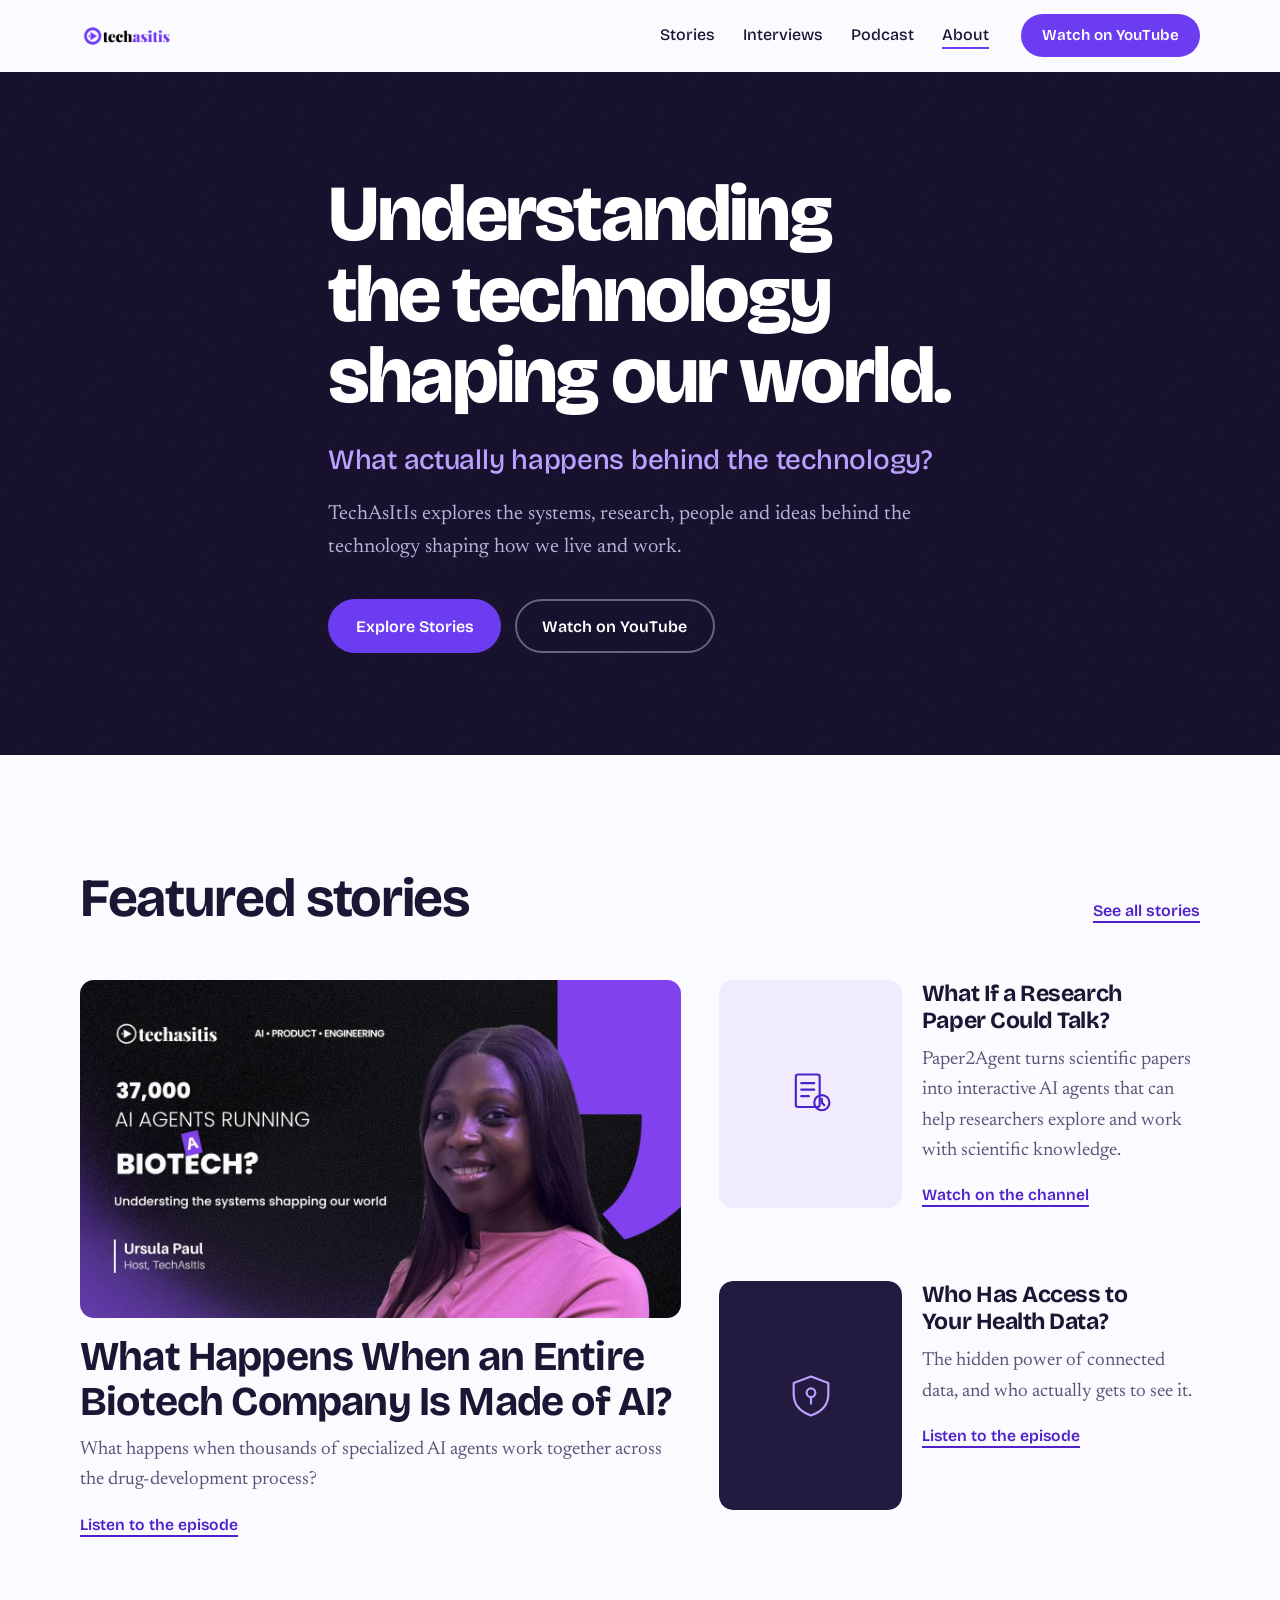
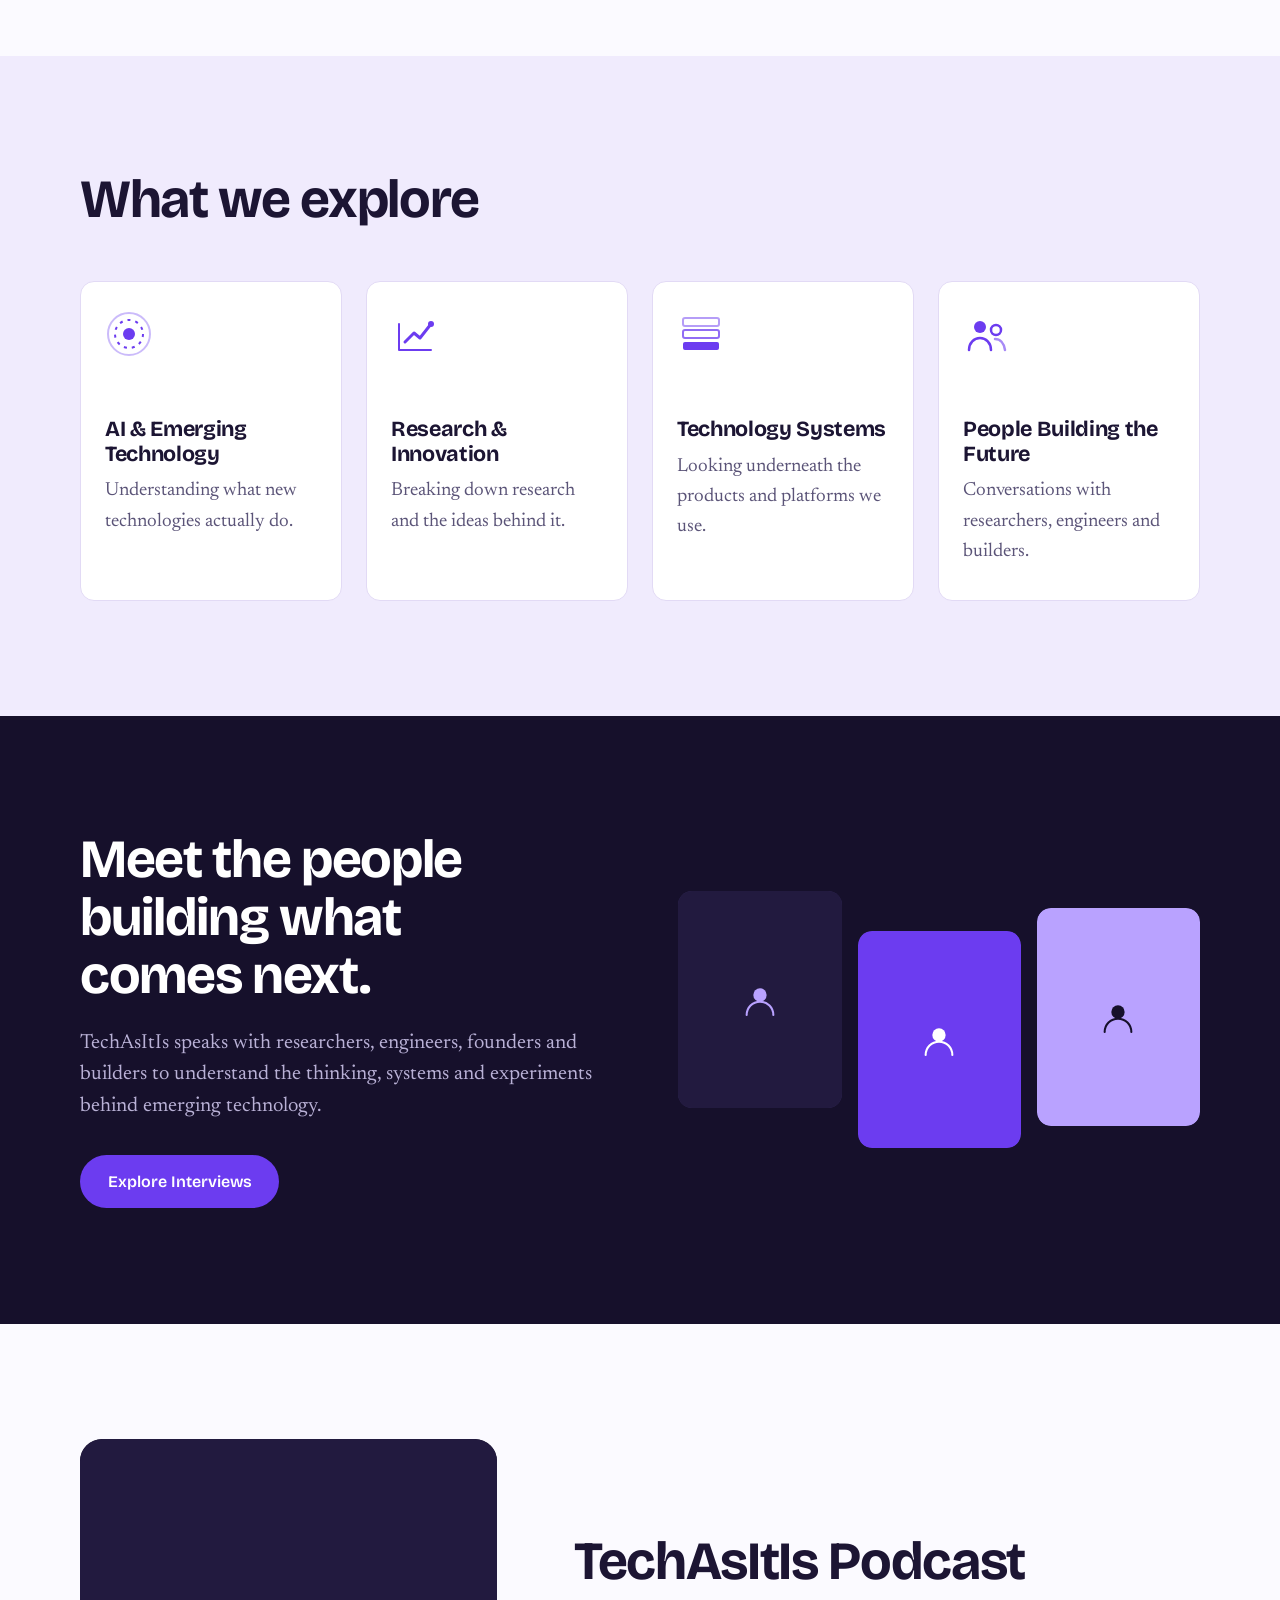
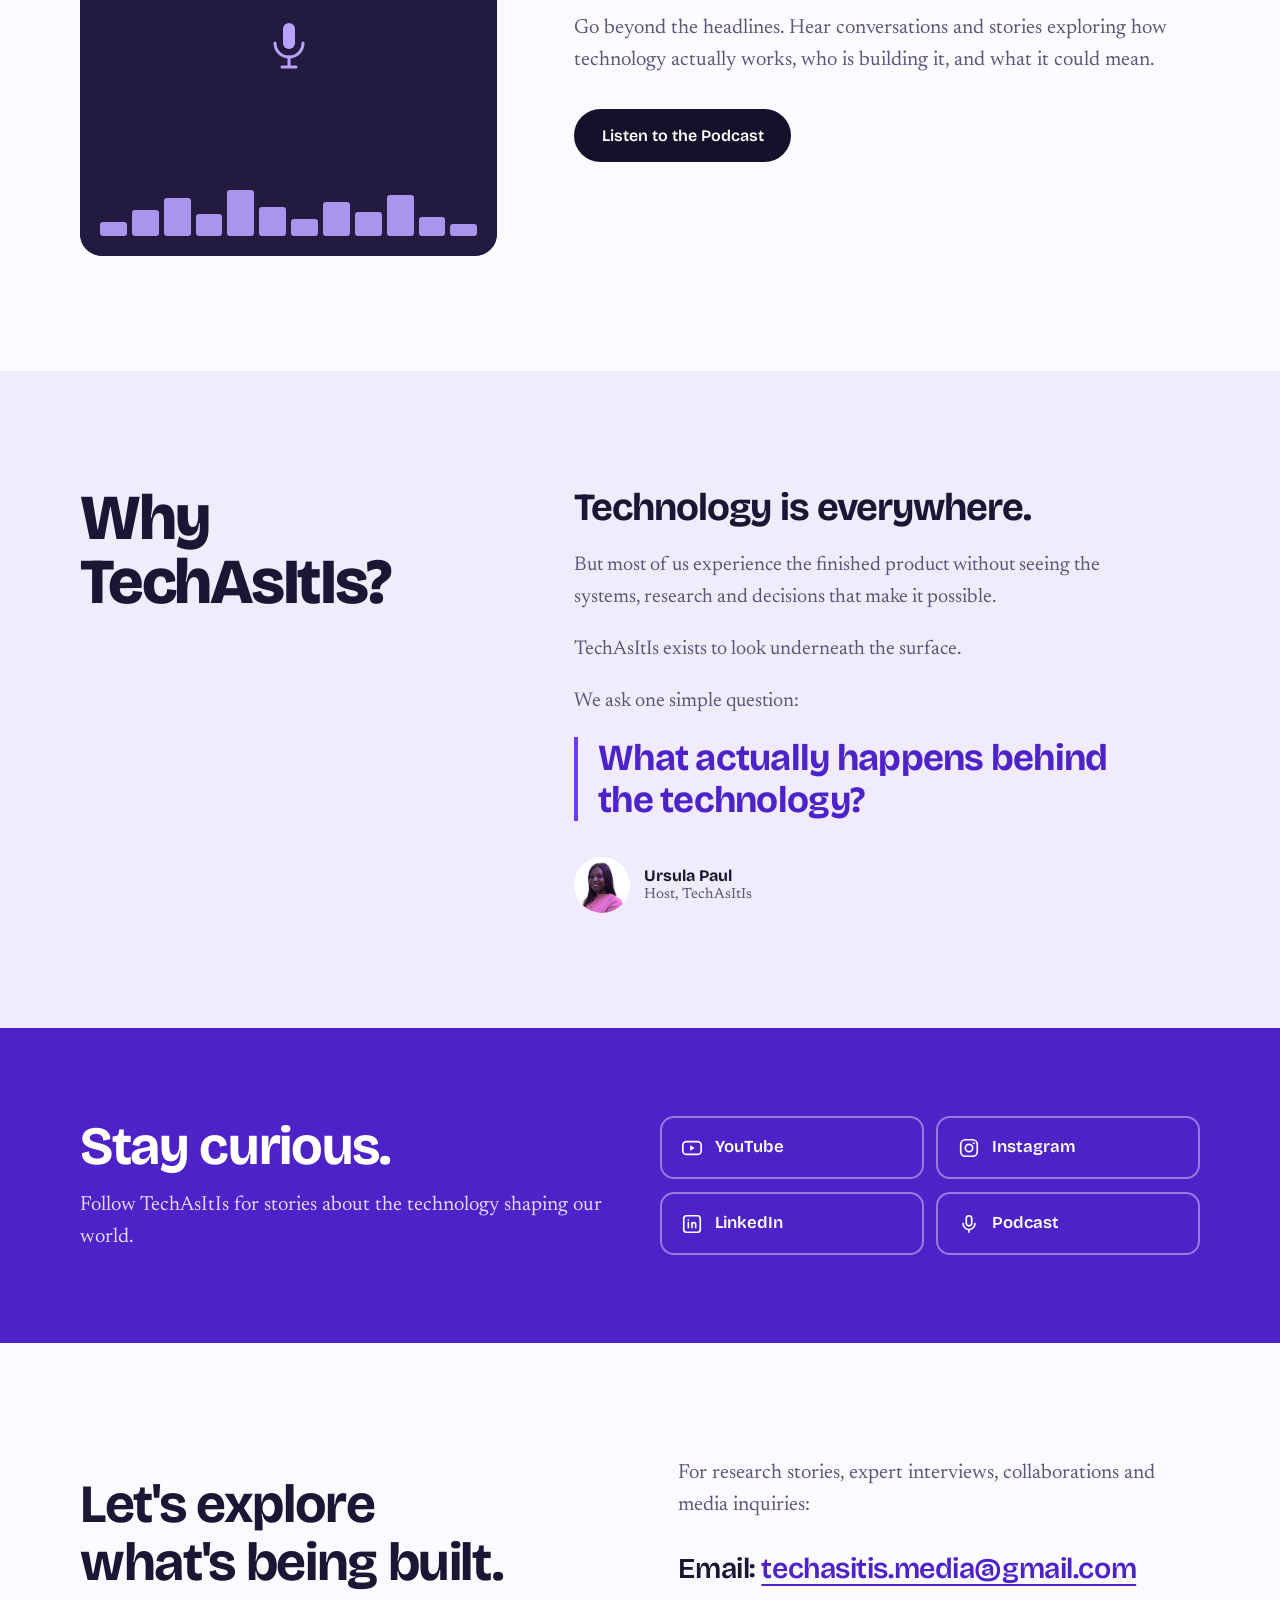
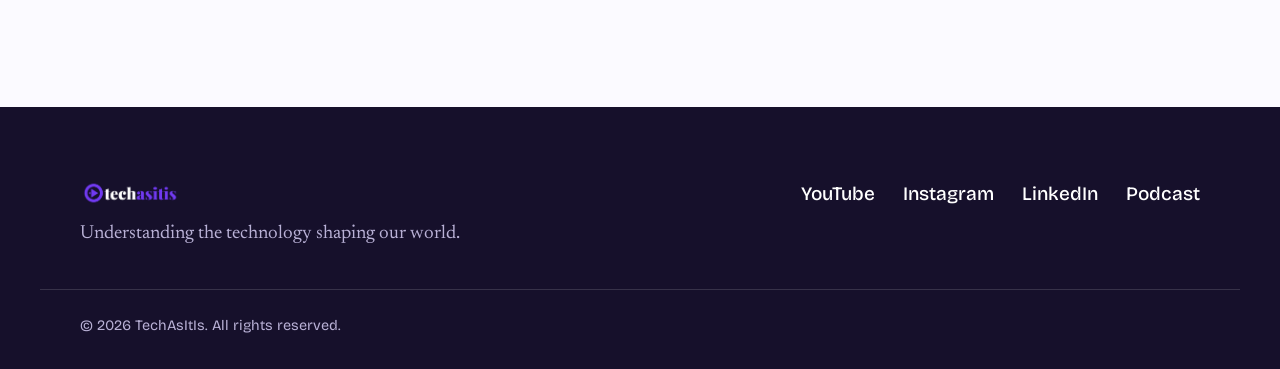
<file: index (2).html>
<!DOCTYPE html>
<html lang="en">
<head>
  <meta charset="utf-8">
  <meta name="viewport" content="width=device-width, initial-scale=1">
  <title>TechAsItIs | Understanding the technology shaping our world</title>
  <meta name="description" content="TechAsItIs explores the systems, research, people and ideas behind the technology shaping how we live and work.">
  <meta name="theme-color" content="#16102B">

  <!-- Open Graph (replace the image URL with your own share image) -->
  <meta property="og:title" content="TechAsItIs">
  <meta property="og:description" content="Understanding the technology shaping our world.">
  <meta property="og:type" content="website">
  <!-- Add an og:image tag here once you have real share artwork, e.g.:
  <meta property="og:image" content="https://YOUR-USERNAME.github.io/YOUR-REPO/images/share-card.jpg"> -->

  <link rel="icon" type="image/png" href="images/favicon.png">

  <link rel="preconnect" href="https://fonts.googleapis.com">
  <link rel="preconnect" href="https://fonts.gstatic.com" crossorigin>
  <link href="https://fonts.googleapis.com/css2?family=Bricolage+Grotesque:opsz,wght@12..96,500..800&family=Newsreader:ital,opsz,wght@0,6..72,400..600;1,6..72,400..500&display=swap" rel="stylesheet">

  <link rel="stylesheet" href="styles.css">
</head>
<body>
  <a class="skip-link" href="#main">Skip to content</a>

  <!-- ============ NAVIGATION ============ -->
  <header class="site-header" id="top">
    <div class="container header-inner">
      <a class="logo" href="#top" aria-label="TechAsItIs, home">
        <img class="logo__img" src="images/logo-black.png" alt="TechAsItIs" width="220" height="61">
      </a>

      <button class="nav-toggle" type="button" aria-expanded="false" aria-controls="site-nav">
        <span class="nav-toggle__label">Menu</span>
        <span class="nav-toggle__bars" aria-hidden="true"><span></span><span></span></span>
      </button>

      <nav class="site-nav" id="site-nav" aria-label="Main">
        <ul class="site-nav__list">
          <li><a href="#stories">Stories</a></li>
          <li><a href="#interviews">Interviews</a></li>
          <li><a href="#podcast">Podcast</a></li>
          <li><a href="#about">About</a></li>
        </ul>
        <!-- Replace with your channel URL -->
        <a class="btn btn--primary btn--small" href="https://www.youtube.com/@thetechasitis" target="_blank" rel="noopener">Watch on YouTube</a>
      </nav>
    </div>
  </header>

  <main id="main">

    <!-- ============ HERO ============ -->
    <section class="hero" aria-labelledby="hero-title">
      <div class="container hero__inner">
        <div class="hero__copy">
          <h1 id="hero-title" class="hero__title">Understanding the technology shaping our world.</h1>
          <p class="hero__question">What actually happens behind the technology?</p>
          <p class="hero__lead">TechAsItIs explores the systems, research, people and ideas behind the technology shaping how we live and work.</p>
          <div class="btn-row">
            <a class="btn btn--primary" href="#stories">Explore Stories</a>
            <a class="btn btn--ghost-light" href="https://www.youtube.com/@thetechasitis" target="_blank" rel="noopener">Watch on YouTube</a>
          </div>
        </div>
      </div>
    </section>

    <!-- ============ FEATURED STORIES ============ -->
    <section class="section section--paper" id="stories" aria-labelledby="stories-title">
      <div class="container">
        <div class="section-head">
          <h2 id="stories-title" class="section-title">Featured stories</h2>
          <a class="text-link" href="#stories">See all stories</a>
        </div>

        <div class="stories">
          <article class="story story--lead">
            <a class="story__link" href="https://open.spotify.com/episode/1frzhXZA0WZVtes5hPSaEx" target="_blank" rel="noopener">
              <div class="story__media">
                <img src="images/story-biotech-1.jpg" alt="TechAsItIs episode cover: 37,000 AI agents running a biotech, with host Ursula Paul" width="1200" height="720" loading="lazy">
              </div>
              <div class="story__body">
                <h3 class="story__title">What Happens When an Entire Biotech Company Is Made of AI?</h3>
                <p class="story__desc">What happens when thousands of specialized AI agents work together across the drug-development process?</p>
                <span class="story__cta">Listen to the episode</span>
              </div>
            </a>
          </article>

          <!-- No dedicated video/episode yet for Paper2Agent — links to the channel for now. Replace href and image once ready. -->
          <article class="story">
            <a class="story__link" href="https://www.youtube.com/@thetechasitis" target="_blank" rel="noopener">
              <div class="story__media">
                <div class="media-fallback media-fallback--tint" style="aspect-ratio:4/5" role="img" aria-label="Cover artwork for the Paper2Agent story, coming soon">
                  <svg viewBox="0 0 48 48" width="52" height="52" aria-hidden="true" focusable="false">
                    <rect x="10" y="6" width="22" height="30" rx="2" fill="none" stroke="currentColor" stroke-width="2"/>
                    <path d="M15 14h12M15 20h12M15 26h7" stroke="currentColor" stroke-width="2" stroke-linecap="round"/>
                    <circle cx="34" cy="32" r="7" fill="none" stroke="currentColor" stroke-width="2"/>
                    <path d="M34 28.5v3.5l2.3 2.3" stroke="currentColor" stroke-width="2" stroke-linecap="round" stroke-linejoin="round"/>
                  </svg>
                </div>
              </div>
              <div class="story__body">
                <h3 class="story__title">What If a Research Paper Could Talk?</h3>
                <p class="story__desc">Paper2Agent turns scientific papers into interactive AI agents that can help researchers explore and work with scientific knowledge.</p>
                <span class="story__cta">Watch on the channel</span>
              </div>
            </a>
          </article>

          <!-- Points to the Spotify creator dashboard link you sent — this may require you to be logged in to Spotify for Creators. Swap in the public open.spotify.com episode link once the episode is live, and its cover image. -->
          <article class="story">
            <a class="story__link" href="https://creators.spotify.com/pod/show/1HHHBi0xOHFOLzsYruoPx0/episode/05gxRWZlQo8xe2WylwtBb7/details" target="_blank" rel="noopener">
              <div class="story__media">
                <div class="media-fallback media-fallback--dark" style="aspect-ratio:4/5" role="img" aria-label="Cover artwork for the health data story, coming soon">
                  <svg viewBox="0 0 48 48" width="52" height="52" aria-hidden="true" focusable="false">
                    <path d="M24 6l16 6v10c0 11-7 17-16 20C15 39 8 33 8 22V12z" fill="none" stroke="currentColor" stroke-width="2" stroke-linejoin="round"/>
                    <circle cx="24" cy="21" r="4" fill="none" stroke="currentColor" stroke-width="2"/>
                    <path d="M24 25v6" stroke="currentColor" stroke-width="2" stroke-linecap="round"/>
                  </svg>
                </div>
              </div>
              <div class="story__body">
                <h3 class="story__title">Who Has Access to Your Health Data?</h3>
                <p class="story__desc">The hidden power of connected data, and who actually gets to see it.</p>
                <span class="story__cta">Listen to the episode</span>
              </div>
            </a>
          </article>
        </div>
      </div>
    </section>

    <!-- ============ WHAT WE EXPLORE ============ -->
    <section class="section section--tint" id="explore" aria-labelledby="explore-title">
      <div class="container">
        <div class="section-head section-head--stack">
          <h2 id="explore-title" class="section-title">What we explore</h2>
        </div>

        <div class="topics">
          <article class="topic">
            <svg class="topic__icon" viewBox="0 0 48 48" width="48" height="48" aria-hidden="true" focusable="false">
              <circle cx="24" cy="24" r="6" fill="currentColor"/>
              <circle cx="24" cy="24" r="14" fill="none" stroke="currentColor" stroke-width="2" stroke-dasharray="3 5"/>
              <circle cx="24" cy="24" r="21" fill="none" stroke="currentColor" stroke-width="2" opacity=".35"/>
            </svg>
            <h3 class="topic__title">AI &amp; Emerging Technology</h3>
            <p class="topic__desc">Understanding what new technologies actually do.</p>
          </article>

          <article class="topic">
            <svg class="topic__icon" viewBox="0 0 48 48" width="48" height="48" aria-hidden="true" focusable="false">
              <path d="M8 40V14m0 26h32" fill="none" stroke="currentColor" stroke-width="2" stroke-linecap="round"/>
              <path d="M14 32l9-9 6 5 11-14" fill="none" stroke="currentColor" stroke-width="3" stroke-linecap="round" stroke-linejoin="round"/>
              <circle cx="40" cy="14" r="3" fill="currentColor"/>
            </svg>
            <h3 class="topic__title">Research &amp; Innovation</h3>
            <p class="topic__desc">Breaking down research and the ideas behind it.</p>
          </article>

          <article class="topic">
            <svg class="topic__icon" viewBox="0 0 48 48" width="48" height="48" aria-hidden="true" focusable="false">
              <rect x="6" y="8" width="36" height="8" rx="2" fill="none" stroke="currentColor" stroke-width="2" opacity=".5"/>
              <rect x="6" y="20" width="36" height="8" rx="2" fill="none" stroke="currentColor" stroke-width="2" opacity=".75"/>
              <rect x="6" y="32" width="36" height="8" rx="2" fill="currentColor"/>
            </svg>
            <h3 class="topic__title">Technology Systems</h3>
            <p class="topic__desc">Looking underneath the products and platforms we use.</p>
          </article>

          <article class="topic">
            <svg class="topic__icon" viewBox="0 0 48 48" width="48" height="48" aria-hidden="true" focusable="false">
              <circle cx="17" cy="17" r="6" fill="currentColor"/>
              <circle cx="33" cy="20" r="5" fill="none" stroke="currentColor" stroke-width="2.5"/>
              <path d="M6 40c0-7 5-12 11-12s11 5 11 12" fill="none" stroke="currentColor" stroke-width="2.5" stroke-linecap="round"/>
              <path d="M32 29c5 0 9 4 10 11" fill="none" stroke="currentColor" stroke-width="2.5" stroke-linecap="round" opacity=".6"/>
            </svg>
            <h3 class="topic__title">People Building the Future</h3>
            <p class="topic__desc">Conversations with researchers, engineers and builders.</p>
          </article>
        </div>
      </div>
    </section>

    <!-- ============ INTERVIEWS ============ -->
    <section class="section section--dark" id="interviews" aria-labelledby="interviews-title">
      <div class="container interviews">
        <div class="interviews__copy">
          <h2 id="interviews-title" class="section-title section-title--light">Meet the people building what comes next.</h2>
          <p class="lead lead--light">TechAsItIs speaks with researchers, engineers, founders and builders to understand the thinking, systems and experiments behind emerging technology.</p>
          <a class="btn btn--primary" href="#interviews">Explore Interviews</a>
        </div>

        <div class="portraits" aria-label="Interview guest portraits, coming soon">
          <figure class="portrait">
            <div class="media-fallback media-fallback--dark" style="aspect-ratio:3/4" role="img" aria-label="Guest portrait coming soon">
              <svg viewBox="0 0 48 48" width="40" height="40" aria-hidden="true" focusable="false">
                <circle cx="24" cy="18" r="8" fill="currentColor"/>
                <path d="M8 42c0-9 7-16 16-16s16 7 16 16" fill="none" stroke="currentColor" stroke-width="2.5" stroke-linecap="round"/>
              </svg>
            </div>
          </figure>
          <figure class="portrait">
            <div class="media-fallback media-fallback--brand" style="aspect-ratio:3/4" role="img" aria-label="Guest portrait coming soon">
              <svg viewBox="0 0 48 48" width="40" height="40" aria-hidden="true" focusable="false">
                <circle cx="24" cy="18" r="8" fill="currentColor"/>
                <path d="M8 42c0-9 7-16 16-16s16 7 16 16" fill="none" stroke="currentColor" stroke-width="2.5" stroke-linecap="round"/>
              </svg>
            </div>
          </figure>
          <figure class="portrait">
            <div class="media-fallback media-fallback--soft" style="aspect-ratio:3/4" role="img" aria-label="Guest portrait coming soon">
              <svg viewBox="0 0 48 48" width="40" height="40" aria-hidden="true" focusable="false">
                <circle cx="24" cy="18" r="8" fill="currentColor"/>
                <path d="M8 42c0-9 7-16 16-16s16 7 16 16" fill="none" stroke="currentColor" stroke-width="2.5" stroke-linecap="round"/>
              </svg>
            </div>
          </figure>
        </div>
      </div>
    </section>

    <!-- ============ PODCAST ============ -->
    <section class="section section--paper" id="podcast" aria-labelledby="podcast-title">
      <div class="container podcast">
        <div class="podcast__cover">
          <div class="media-fallback media-fallback--dark" style="aspect-ratio:1/1" role="img" aria-label="Cover art for the TechAsItIs Podcast, coming soon">
            <svg viewBox="0 0 64 64" width="64" height="64" aria-hidden="true" focusable="false">
              <rect x="26" y="8" width="12" height="26" rx="6" fill="currentColor"/>
              <path d="M18 28c0 8 6.3 14 14 14s14-6 14-14" fill="none" stroke="currentColor" stroke-width="3" stroke-linecap="round"/>
              <path d="M32 42v10M25 52h14" stroke="currentColor" stroke-width="3" stroke-linecap="round"/>
            </svg>
          </div>
          <div class="wave" aria-hidden="true">
            <span style="--h:30%"></span><span style="--h:55%"></span><span style="--h:80%"></span><span style="--h:45%"></span>
            <span style="--h:95%"></span><span style="--h:60%"></span><span style="--h:35%"></span><span style="--h:70%"></span>
            <span style="--h:50%"></span><span style="--h:85%"></span><span style="--h:40%"></span><span style="--h:25%"></span>
          </div>
        </div>

        <div class="podcast__copy">
          <h2 id="podcast-title" class="section-title">TechAsItIs Podcast</h2>
          <p class="lead">Go beyond the headlines. Hear conversations and stories exploring how technology actually works, who is building it, and what it could mean.</p>
          <a class="btn btn--dark" href="https://open.spotify.com/show/1HHHBi0xOHFOLzsYruoPx0" target="_blank" rel="noopener">Listen to the Podcast</a>
        </div>
      </div>
    </section>

    <!-- ============ ABOUT ============ -->
    <section class="section section--tint about" id="about" aria-labelledby="about-title">
      <div class="container about__inner">
        <h2 id="about-title" class="about__title">Why TechAsItIs?</h2>
        <div class="about__text">
          <p class="about__big">Technology is everywhere.</p>
          <p>But most of us experience the finished product without seeing the systems, research and decisions that make it possible.</p>
          <p>TechAsItIs exists to look underneath the surface.</p>
          <p>We ask one simple question:</p>
          <p class="about__question">What actually happens behind the technology?</p>

          <div class="about__byline">
            <img src="images/ursula-paul.jpg" alt="Ursula Paul" width="56" height="56" loading="lazy">
            <p><strong>Ursula Paul</strong><span>Host, TechAsItIs</span></p>
          </div>
        </div>
      </div>
    </section>

    <!-- ============ FOLLOW ============ -->
    <section class="follow" id="follow" aria-labelledby="follow-title">
      <div class="container follow__inner">
        <div>
          <h2 id="follow-title" class="section-title section-title--light">Stay curious.</h2>
          <p class="lead lead--light">Follow TechAsItIs for stories about the technology shaping our world.</p>
        </div>

                <ul class="social">
          <li>
            <a class="social__link" href="https://www.youtube.com/@thetechasitis" target="_blank" rel="noopener">
              <svg viewBox="0 0 24 24" width="22" height="22" aria-hidden="true" focusable="false"><rect x="2" y="5" width="20" height="14" rx="4" fill="none" stroke="currentColor" stroke-width="1.8"/><path d="M10 9l5 3-5 3z" fill="currentColor"/></svg>
              YouTube
            </a>
          </li>
          <li>
            <a class="social__link" href="https://www.instagram.com/thetechasitis" target="_blank" rel="noopener">
              <svg viewBox="0 0 24 24" width="22" height="22" aria-hidden="true" focusable="false"><rect x="3" y="3" width="18" height="18" rx="5" fill="none" stroke="currentColor" stroke-width="1.8"/><circle cx="12" cy="12" r="4" fill="none" stroke="currentColor" stroke-width="1.8"/><circle cx="17.2" cy="6.8" r="1.2" fill="currentColor"/></svg>
              Instagram
            </a>
          </li>
          <li>
            <a class="social__link" href="https://www.linkedin.com/company/thetechasitis/" target="_blank" rel="noopener">
              <svg viewBox="0 0 24 24" width="22" height="22" aria-hidden="true" focusable="false"><rect x="3" y="3" width="18" height="18" rx="3" fill="none" stroke="currentColor" stroke-width="1.8"/><path d="M8 10.5V16M8 7.8v.1M12 16v-5.5m0 2.2c0-1.4 1-2.2 2.2-2.2s1.8.9 1.8 2.2V16" fill="none" stroke="currentColor" stroke-width="1.8" stroke-linecap="round"/></svg>
              LinkedIn
            </a>
          </li>
          <li>
            <a class="social__link" href="https://open.spotify.com/show/1HHHBi0xOHFOLzsYruoPx0" target="_blank" rel="noopener">
              <svg viewBox="0 0 24 24" width="22" height="22" aria-hidden="true" focusable="false"><rect x="9" y="3" width="6" height="11" rx="3" fill="none" stroke="currentColor" stroke-width="1.8"/><path d="M5.5 11.5a6.5 6.5 0 0013 0M12 18v3" fill="none" stroke="currentColor" stroke-width="1.8" stroke-linecap="round"/></svg>
              Podcast
            </a>
          </li>
        </ul>
      </div>
    </section>

    <!-- ============ CONTACT ============ -->
    <section class="section section--paper" id="contact" aria-labelledby="contact-title">
      <div class="container contact">
        <h2 id="contact-title" class="section-title">Let's explore what's being built.</h2>
        <div class="contact__copy">
          <p class="lead">For research stories, expert interviews, collaborations and media inquiries:</p>
          <p class="contact__email">Email: <a href="mailto:techasitis.media@gmail.com">techasitis.media@gmail.com</a></p>
        </div>
      </div>
    </section>
  </main>

  <!-- ============ FOOTER ============ -->
  <footer class="site-footer">
    <div class="container footer__inner">
      <div class="footer__brand">
        <img class="footer__logo" src="images/logo-white.png" alt="TechAsItIs" width="200" height="55">
        <p class="footer__tag">Understanding the technology shaping our world.</p>
      </div>
      <nav aria-label="Footer">
        <ul class="footer__links">
          <li><a href="https://www.youtube.com/@thetechasitis" target="_blank" rel="noopener">YouTube</a></li>
          <li><a href="https://www.instagram.com/thetechasitis" target="_blank" rel="noopener">Instagram</a></li>
          <li><a href="https://www.linkedin.com/company/thetechasitis/" target="_blank" rel="noopener">LinkedIn</a></li>
          <li><a href="https://open.spotify.com/show/1HHHBi0xOHFOLzsYruoPx0" target="_blank" rel="noopener">Podcast</a></li>
        </ul>
      </nav>
    </div>
    <div class="container footer__legal">
      <p>&copy; <span id="year">2026</span> TechAsItIs. All rights reserved.</p>
    </div>
  </footer>

  <script src="script.js"></script>
</body>
</html>
</file>
<file: styles.css>
/* ==========================================================================
   TechAsItIs — styles.css
   Contents
   1. Tokens
   2. Base
   3. Layout helpers & buttons
   4. Header & navigation
   5. Hero
   6. Stories
   7. Topics
   8. Interviews
   9. Podcast
   10. About
   11. Follow
   12. Contact
   13. Footer
   14. Responsive
   15. Reduced motion
   ========================================================================== */

/* 1. Tokens ---------------------------------------------------------------- */
:root {
  --ink: #16102b;          /* deep aubergine, used as the "dark" surface */
  --ink-2: #221a3f;
  --ink-3: #2f2554;
  --paper: #fbfaff;
  --white: #ffffff;
  --tint: #f0ebfd;         /* soft lavender surface */
  --line: #e2daf5;
  --purple: #6c3cf0;       /* primary brand colour */
  --purple-deep: #4e22c9;
  --purple-soft: #b9a2ff;  /* purple for use on dark backgrounds */
  --text: #1c1533;
  --muted: #5b5478;
  --muted-light: #b9b1d6;

  --font-display: "Bricolage Grotesque", "Helvetica Neue", Arial, sans-serif;
  --font-text: "Newsreader", Georgia, "Times New Roman", serif;

  --radius: 14px;
  --radius-lg: 22px;
  --container: 1200px;
  --header-h: 72px;
}

/* 2. Base ------------------------------------------------------------------ */
*,
*::before,
*::after { box-sizing: border-box; }

html {
  scroll-behavior: smooth;
  scroll-padding-top: calc(var(--header-h) + 8px);
  -webkit-text-size-adjust: 100%;
}

body {
  margin: 0;
  font-family: var(--font-text);
  font-size: 1.1875rem;
  line-height: 1.6;
  color: var(--text);
  background: var(--paper);
  -webkit-font-smoothing: antialiased;
}

img { display: block; max-width: 100%; height: auto; }

h1, h2, h3, p, ul, ol, figure { margin: 0; }
ul, ol { padding: 0; list-style: none; }

a { color: inherit; }

:focus-visible {
  outline: 3px solid var(--purple);
  outline-offset: 3px;
  border-radius: 4px;
}
.section--dark :focus-visible,
.hero :focus-visible,
.follow :focus-visible,
.site-footer :focus-visible { outline-color: var(--purple-soft); }

.skip-link {
  position: absolute;
  left: 1rem;
  top: -4rem;
  z-index: 100;
  padding: .7rem 1rem;
  background: var(--white);
  color: var(--ink);
  font-family: var(--font-display);
  font-weight: 600;
  border-radius: 8px;
  transition: top .2s;
}
.skip-link:focus { top: 1rem; }

/* 3. Layout helpers & buttons --------------------------------------------- */
.container {
  width: 100%;
  max-width: var(--container);
  margin-inline: auto;
  padding-inline: clamp(1.25rem, 4vw, 2.5rem);
}

.section { padding-block: clamp(4rem, 9vw, 7.5rem); }
.section--paper { background: var(--paper); }
.section--tint { background: var(--tint); }
.section--dark { background: var(--ink); color: var(--white); }

.section-head {
  display: flex;
  align-items: baseline;
  justify-content: space-between;
  gap: 1.5rem;
  margin-bottom: clamp(2rem, 4vw, 3.25rem);
}

.section-title {
  font-family: var(--font-display);
  font-weight: 700;
  font-size: clamp(2rem, 4.2vw, 3.4rem);
  line-height: 1.08;
  letter-spacing: -0.025em;
  text-wrap: balance;
}
.section-title--light { color: var(--white); }

.lead {
  font-size: clamp(1.15rem, 1.6vw, 1.35rem);
  line-height: 1.55;
  color: var(--muted);
  max-width: 34em;
}
.lead--light { color: var(--muted-light); }

.text-link {
  font-family: var(--font-display);
  font-weight: 600;
  font-size: 1rem;
  color: var(--purple-deep);
  text-decoration: underline;
  text-decoration-thickness: 2px;
  text-underline-offset: 5px;
  white-space: nowrap;
}
.text-link:hover { color: var(--purple); }

.btn {
  display: inline-flex;
  align-items: center;
  justify-content: center;
  padding: .95rem 1.6rem;
  font-family: var(--font-display);
  font-weight: 600;
  font-size: 1rem;
  line-height: 1.2;
  text-decoration: none;
  border-radius: 999px;
  border: 2px solid transparent;
  cursor: pointer;
  transition: background-color .2s ease, color .2s ease, border-color .2s ease;
}
.btn--small { padding: .65rem 1.2rem; font-size: .95rem; }
.btn--primary { background: var(--purple); color: var(--white); }
.btn--primary:hover { background: var(--purple-deep); }
.btn--dark { background: var(--ink); color: var(--white); }
.btn--dark:hover { background: var(--purple-deep); }
.btn--ghost-light { border-color: rgba(255, 255, 255, .35); color: var(--white); }
.btn--ghost-light:hover { border-color: var(--white); background: rgba(255, 255, 255, .08); }

.btn-row { display: flex; flex-wrap: wrap; gap: .85rem; }

/* 4. Header & navigation --------------------------------------------------- */
.site-header {
  position: sticky;
  top: 0;
  z-index: 50;
  height: var(--header-h);
  background: rgba(251, 250, 255, .92);
  -webkit-backdrop-filter: blur(10px);
  backdrop-filter: blur(10px);
  border-bottom: 1px solid transparent;
  transition: border-color .25s ease, box-shadow .25s ease;
}
.site-header.is-scrolled {
  border-bottom-color: var(--line);
  box-shadow: 0 6px 24px -18px rgba(22, 16, 43, .5);
}

.header-inner {
  height: 100%;
  display: flex;
  align-items: center;
  justify-content: space-between;
  gap: 1.5rem;
}

.logo {
  display: inline-flex;
  align-items: center;
  gap: .6rem;
  color: var(--purple);
  text-decoration: none;
}
.logo__img {
  height: 26px;
  width: auto;
  display: block;
}

.site-nav { display: flex; align-items: center; gap: 2rem; }
.site-nav__list { display: flex; gap: 1.75rem; }
.site-nav__list a {
  position: relative;
  font-family: var(--font-display);
  font-weight: 500;
  font-size: 1rem;
  text-decoration: none;
  color: var(--text);
  padding-block: .35rem;
}
.site-nav__list a::after {
  content: "";
  position: absolute;
  left: 0; right: 0; bottom: 0;
  height: 2px;
  background: var(--purple);
  transform: scaleX(0);
  transform-origin: left;
  transition: transform .25s ease;
}
.site-nav__list a:hover::after,
.site-nav__list a[aria-current="true"]::after { transform: scaleX(1); }

.nav-toggle { display: none; }

/* 5. Hero ------------------------------------------------------------------ */
.hero {
  position: relative;
  background: var(--ink);
  color: var(--white);
  padding-block: clamp(3.5rem, 8vw, 6.5rem) clamp(4rem, 8vw, 7rem);
  overflow: hidden;
}

/* Subtle grain, matching the texture used on episode cover art */
.hero::before {
  content: "";
  position: absolute;
  inset: 0;
  pointer-events: none;
  opacity: .5;
  mix-blend-mode: overlay;
  background-image: url("data:image/svg+xml,%3Csvg xmlns='http://www.w3.org/2000/svg' width='180' height='180'%3E%3Cfilter id='n'%3E%3CfeTurbulence type='fractalNoise' baseFrequency='0.9' numOctaves='2' stitchTiles='stitch'/%3E%3C/filter%3E%3Crect width='100%25' height='100%25' filter='url(%23n)' opacity='0.5'/%3E%3C/svg%3E");
}

.hero__inner {
  position: relative;
  max-width: 44rem;
}

.hero__kicker {
  font-family: var(--font-display);
  font-weight: 700;
  font-size: .85rem;
  letter-spacing: .14em;
  text-transform: uppercase;
  color: var(--purple-soft);
  margin-bottom: 1.1rem;
}

.hero__title {
  font-family: var(--font-display);
  font-weight: 800;
  font-size: clamp(2.6rem, 6.2vw, 5.1rem);
  line-height: 1.02;
  letter-spacing: -0.035em;
  text-wrap: balance;
}

.hero__question {
  margin-top: 1.6rem;
  font-family: var(--font-display);
  font-weight: 500;
  font-size: clamp(1.3rem, 2.4vw, 1.75rem);
  line-height: 1.25;
  letter-spacing: -0.01em;
  color: var(--purple-soft);
}

.hero__lead {
  margin-top: 1.25rem;
  margin-bottom: 2.25rem;
  max-width: 32em;
  font-size: clamp(1.15rem, 1.6vw, 1.3rem);
  color: var(--muted-light);
}

.hero__social {
  display: flex;
  flex-wrap: wrap;
  gap: 1.5rem;
  margin-top: 1.75rem;
}
.hero__social a {
  display: inline-flex;
  align-items: center;
  gap: .5rem;
  font-family: var(--font-display);
  font-weight: 500;
  font-size: .92rem;
  color: var(--muted-light);
  text-decoration: none;
}
.hero__social a:hover { color: var(--purple-soft); }

/* 6. Stories --------------------------------------------------------------- */
.stories {
  display: grid;
  grid-template-columns: minmax(0, 1.25fr) minmax(0, 1fr);
  grid-template-rows: auto auto;
  gap: clamp(1.5rem, 3vw, 2.5rem);
}

.story--lead { grid-row: 1 / span 2; }

.story__link {
  display: flex;
  flex-direction: column;
  height: 100%;
  text-decoration: none;
}

.story__media {
  overflow: hidden;
  border-radius: var(--radius);
  background: var(--tint);
}
.story__media img {
  width: 100%;
  aspect-ratio: 3 / 2;
  object-fit: cover;
  transition: transform .6s ease;
}
.story--lead .story__media img { aspect-ratio: 16 / 9; }
.story__link:hover .story__media img { transform: scale(1.03); }

.story__body { padding-top: 1.1rem; }

.story__title {
  font-family: var(--font-display);
  font-weight: 700;
  font-size: 1.45rem;
  line-height: 1.16;
  letter-spacing: -0.02em;
  text-wrap: balance;
}
.story--lead .story__title { font-size: clamp(1.8rem, 3.2vw, 2.6rem); line-height: 1.08; }

.story__desc { margin-top: .7rem; color: var(--muted); }

.story__cta {
  display: inline-block;
  margin-top: 1rem;
  font-family: var(--font-display);
  font-weight: 600;
  font-size: .98rem;
  color: var(--purple-deep);
  text-decoration: underline;
  text-decoration-thickness: 2px;
  text-underline-offset: 5px;
}
.story__link:hover .story__title { color: var(--purple-deep); }

/* Designed cover graphics used until real photos/artwork are ready.
   No text, no "placeholder" labeling in the UI — just a quiet icon on a brand surface. */
.media-fallback {
  width: 100%;
  height: 100%;
  display: flex;
  align-items: center;
  justify-content: center;
  border-radius: inherit;
}
.media-fallback--dark { background: var(--ink-2); color: var(--purple-soft); }
.media-fallback--tint { background: var(--tint); color: var(--purple-deep); }
.media-fallback--brand { background: var(--purple); color: var(--white); }
.media-fallback--soft { background: var(--purple-soft); color: var(--ink); }

/* Smaller stories sit side-by-side: image left, text right */
.story:not(.story--lead) .story__link {
  flex-direction: row;
  gap: 1.25rem;
  align-items: flex-start;
}
.story:not(.story--lead) .story__media { flex: 0 0 38%; }
.story:not(.story--lead) .story__media img { aspect-ratio: 4 / 5; }
.story:not(.story--lead) .story__body { padding-top: 0; }

/* 7. Topics ---------------------------------------------------------------- */
.topics {
  display: grid;
  grid-template-columns: repeat(4, minmax(0, 1fr));
  gap: clamp(1rem, 2vw, 1.5rem);
}

.topic {
  padding: 1.75rem 1.5rem 2rem;
  background: var(--white);
  border: 1px solid var(--line);
  border-radius: var(--radius);
}
.topic__icon { color: var(--purple); margin-bottom: 3rem; }
.topic__title {
  font-family: var(--font-display);
  font-weight: 700;
  font-size: 1.35rem;
  line-height: 1.15;
  letter-spacing: -0.015em;
}
.topic__desc { margin-top: .6rem; color: var(--muted); }

/* 8. Interviews ------------------------------------------------------------ */
.interviews {
  display: grid;
  grid-template-columns: minmax(0, 1fr) minmax(0, 1fr);
  gap: clamp(2.5rem, 6vw, 5rem);
  align-items: center;
}
.interviews__copy .lead { margin-block: 1.4rem 2rem; }

.portraits {
  display: grid;
  grid-template-columns: repeat(3, minmax(0, 1fr));
  gap: clamp(.6rem, 1.5vw, 1rem);
  align-items: start;
}
.portrait { border-radius: var(--radius); overflow: hidden; background: var(--ink-3); }
.portrait img { width: 100%; aspect-ratio: 3 / 4; object-fit: cover; }
.portrait:nth-child(2) { margin-top: 2.5rem; }
.portrait:nth-child(3) { margin-top: 1.1rem; }

/* 9. Podcast --------------------------------------------------------------- */
.podcast {
  display: grid;
  grid-template-columns: minmax(0, .8fr) minmax(0, 1.2fr);
  gap: clamp(2rem, 6vw, 5rem);
  align-items: center;
}
.podcast__cover {
  position: relative;
  max-width: 420px;
  border-radius: var(--radius-lg);
  overflow: hidden;
  background: var(--ink);
}
.podcast__cover img { width: 100%; aspect-ratio: 1 / 1; object-fit: cover; }

.wave {
  position: absolute;
  left: 1.25rem; right: 1.25rem; bottom: 1.25rem;
  height: 3rem;
  display: flex;
  align-items: flex-end;
  gap: 5px;
}
.wave span {
  flex: 1;
  height: var(--h);
  background: var(--purple-soft);
  border-radius: 3px;
  opacity: .9;
}

.podcast__copy .lead { margin-block: 1.4rem 2rem; }

/* 10. About ---------------------------------------------------------------- */
.about__inner {
  display: grid;
  grid-template-columns: minmax(0, .8fr) minmax(0, 1.2fr);
  gap: clamp(2rem, 6vw, 5rem);
  align-items: start;
}
.about__title {
  font-family: var(--font-display);
  font-weight: 800;
  font-size: clamp(2.4rem, 5vw, 4rem);
  line-height: 1;
  letter-spacing: -0.035em;
  position: sticky;
  top: calc(var(--header-h) + 2rem);
}
.about__text { display: grid; gap: 1.25rem; max-width: 36rem; color: var(--muted); }
.about__text p { font-size: 1.25rem; }
.about__big {
  font-family: var(--font-display);
  font-weight: 700;
  font-size: clamp(1.7rem, 3vw, 2.4rem) !important;
  line-height: 1.1;
  letter-spacing: -0.025em;
  color: var(--text);
}
.about__question {
  font-family: var(--font-display);
  font-weight: 700;
  font-size: clamp(1.6rem, 3vw, 2.3rem) !important;
  line-height: 1.15;
  letter-spacing: -0.02em;
  color: var(--purple-deep);
  padding-left: 1.25rem;
  border-left: 4px solid var(--purple);
}

.about__byline {
  margin-top: 1rem;
  display: flex;
  align-items: center;
  gap: .85rem;
}
.about__byline img {
  width: 56px;
  height: 56px;
  border-radius: 50%;
  object-fit: cover;
  flex-shrink: 0;
}
.about__byline p { font-size: 1rem !important; line-height: 1.25; }
.about__byline strong {
  display: block;
  font-family: var(--font-display);
  font-weight: 700;
  color: var(--text);
}
.about__byline span { display: block; color: var(--muted); font-size: .92rem; }

/* 11. Follow --------------------------------------------------------------- */
.follow {
  background: var(--purple-deep);
  color: var(--white);
  padding-block: clamp(3.5rem, 7vw, 5.5rem);
}
.follow__inner {
  display: grid;
  grid-template-columns: minmax(0, 1fr) minmax(0, 1fr);
  gap: 2.5rem;
  align-items: center;
}
.follow .lead--light { color: #e4dbff; margin-top: .9rem; }

.social { display: grid; grid-template-columns: repeat(2, minmax(0, 1fr)); gap: .8rem; }
.social li:last-child:nth-child(odd) { grid-column: 1 / -1; }
.social__link {
  display: flex;
  align-items: center;
  gap: .75rem;
  padding: 1rem 1.2rem;
  font-family: var(--font-display);
  font-weight: 600;
  font-size: 1.05rem;
  text-decoration: none;
  color: var(--white);
  border: 2px solid rgba(255, 255, 255, .4);
  border-radius: var(--radius);
  transition: background-color .2s ease, color .2s ease, border-color .2s ease;
}
.social__link:hover { background: var(--white); border-color: var(--white); color: var(--purple-deep); }

/* 12. Contact -------------------------------------------------------------- */
.contact {
  display: grid;
  grid-template-columns: minmax(0, 1fr) minmax(0, 1fr);
  gap: clamp(2rem, 6vw, 5rem);
  align-items: end;
}
.contact__email {
  margin-top: 1.5rem;
  font-family: var(--font-display);
  font-weight: 600;
  font-size: clamp(1.3rem, 2.4vw, 1.8rem);
  letter-spacing: -0.015em;
}
.contact__email a {
  color: var(--purple-deep);
  text-decoration: underline;
  text-decoration-thickness: 2px;
  text-underline-offset: 6px;
  word-break: break-word;
}
.contact__email a:hover { color: var(--purple); }

/* 13. Footer --------------------------------------------------------------- */
.site-footer {
  background: var(--ink);
  color: var(--white);
  padding-block: clamp(3rem, 6vw, 4.5rem) 2rem;
}
.footer__inner {
  display: flex;
  flex-wrap: wrap;
  justify-content: space-between;
  gap: 2rem;
}
.footer__logo {
  height: 28px;
  width: auto;
  display: block;
}
.footer__tag { margin-top: .75rem; color: var(--muted-light); max-width: 22em; }
.footer__links { display: flex; flex-wrap: wrap; gap: .5rem 1.75rem; }
.footer__links a {
  font-family: var(--font-display);
  font-weight: 500;
  text-decoration: none;
  color: var(--white);
}
.footer__links a:hover { color: var(--purple-soft); text-decoration: underline; text-underline-offset: 5px; }
.footer__legal {
  margin-top: 2.5rem;
  padding-top: 1.5rem;
  border-top: 1px solid rgba(255, 255, 255, .14);
  font-family: var(--font-display);
  font-size: .9rem;
  color: var(--muted-light);
}

/* 14. Responsive ----------------------------------------------------------- */
@media (max-width: 1024px) {
  .topics { grid-template-columns: repeat(2, minmax(0, 1fr)); }
  .topic__icon { margin-bottom: 2rem; }

  .stories { grid-template-columns: 1fr; }
  .story--lead { grid-row: auto; }
}

@media (max-width: 860px) {
  /* Mobile navigation */
  .nav-toggle {
    display: inline-flex;
    align-items: center;
    gap: .6rem;
    padding: .55rem .9rem;
    font-family: var(--font-display);
    font-weight: 600;
    font-size: .95rem;
    color: var(--ink);
    background: transparent;
    border: 2px solid var(--line);
    border-radius: 999px;
    cursor: pointer;
  }
  .nav-toggle__bars { position: relative; width: 16px; height: 10px; }
  .nav-toggle__bars span {
    position: absolute; left: 0; right: 0; height: 2px;
    background: currentColor; border-radius: 2px;
    transition: transform .25s ease, top .25s ease;
  }
  .nav-toggle__bars span:first-child { top: 0; }
  .nav-toggle__bars span:last-child { top: 8px; }
  .nav-toggle[aria-expanded="true"] .nav-toggle__bars span:first-child { top: 4px; transform: rotate(45deg); }
  .nav-toggle[aria-expanded="true"] .nav-toggle__bars span:last-child { top: 4px; transform: rotate(-45deg); }

  .site-nav {
    position: absolute;
    top: var(--header-h);
    left: 0; right: 0;
    flex-direction: column;
    align-items: stretch;
    gap: 1.25rem;
    padding: 1.25rem clamp(1.25rem, 4vw, 2.5rem) 1.75rem;
    background: var(--paper);
    border-bottom: 1px solid var(--line);
    box-shadow: 0 24px 40px -28px rgba(22, 16, 43, .5);
    visibility: hidden;
    opacity: 0;
    transform: translateY(-8px);
    transition: opacity .2s ease, transform .2s ease, visibility .2s;
  }
  .site-nav.is-open { visibility: visible; opacity: 1; transform: none; }

  .site-nav__list { flex-direction: column; gap: 0; }
  .site-nav__list a {
    display: block;
    padding: .9rem 0;
    font-size: 1.25rem;
    border-bottom: 1px solid var(--line);
  }
  .site-nav__list a::after { display: none; }
  .site-nav .btn { width: 100%; }

  /* Sections */

  .interviews,
  .podcast,
  .about__inner,
  .follow__inner,
  .contact { grid-template-columns: 1fr; }

  .podcast__cover { max-width: 340px; }
  .about__title { position: static; }
  .contact { align-items: start; }
}

@media (max-width: 600px) {
  body { font-size: 1.125rem; }
  .section-head { flex-direction: column; align-items: flex-start; gap: .75rem; }
  .topics { grid-template-columns: 1fr; }
  .topic__icon { margin-bottom: 1.5rem; }

  .story:not(.story--lead) .story__link { flex-direction: column; }
  .story:not(.story--lead) .story__media { flex: none; width: 100%; }
  .story:not(.story--lead) .story__media img { aspect-ratio: 3 / 2; }
  .story:not(.story--lead) .story__body { padding-top: 1.1rem; }

  .btn-row .btn { flex: 1 1 100%; }

  .social { grid-template-columns: 1fr; }
  .portrait:nth-child(2) { margin-top: 1.5rem; }
  .portrait:nth-child(3) { margin-top: .6rem; }
}

/* 15. Reduced motion ------------------------------------------------------- */
@media (prefers-reduced-motion: reduce) {
  html { scroll-behavior: auto; }
  *,
  *::before,
  *::after {
    transition-duration: .01ms !important;
    transition-delay: 0s !important;
    animation-duration: .01ms !important;
  }
  .story__link:hover .story__media img { transform: none; }
}
</file>
